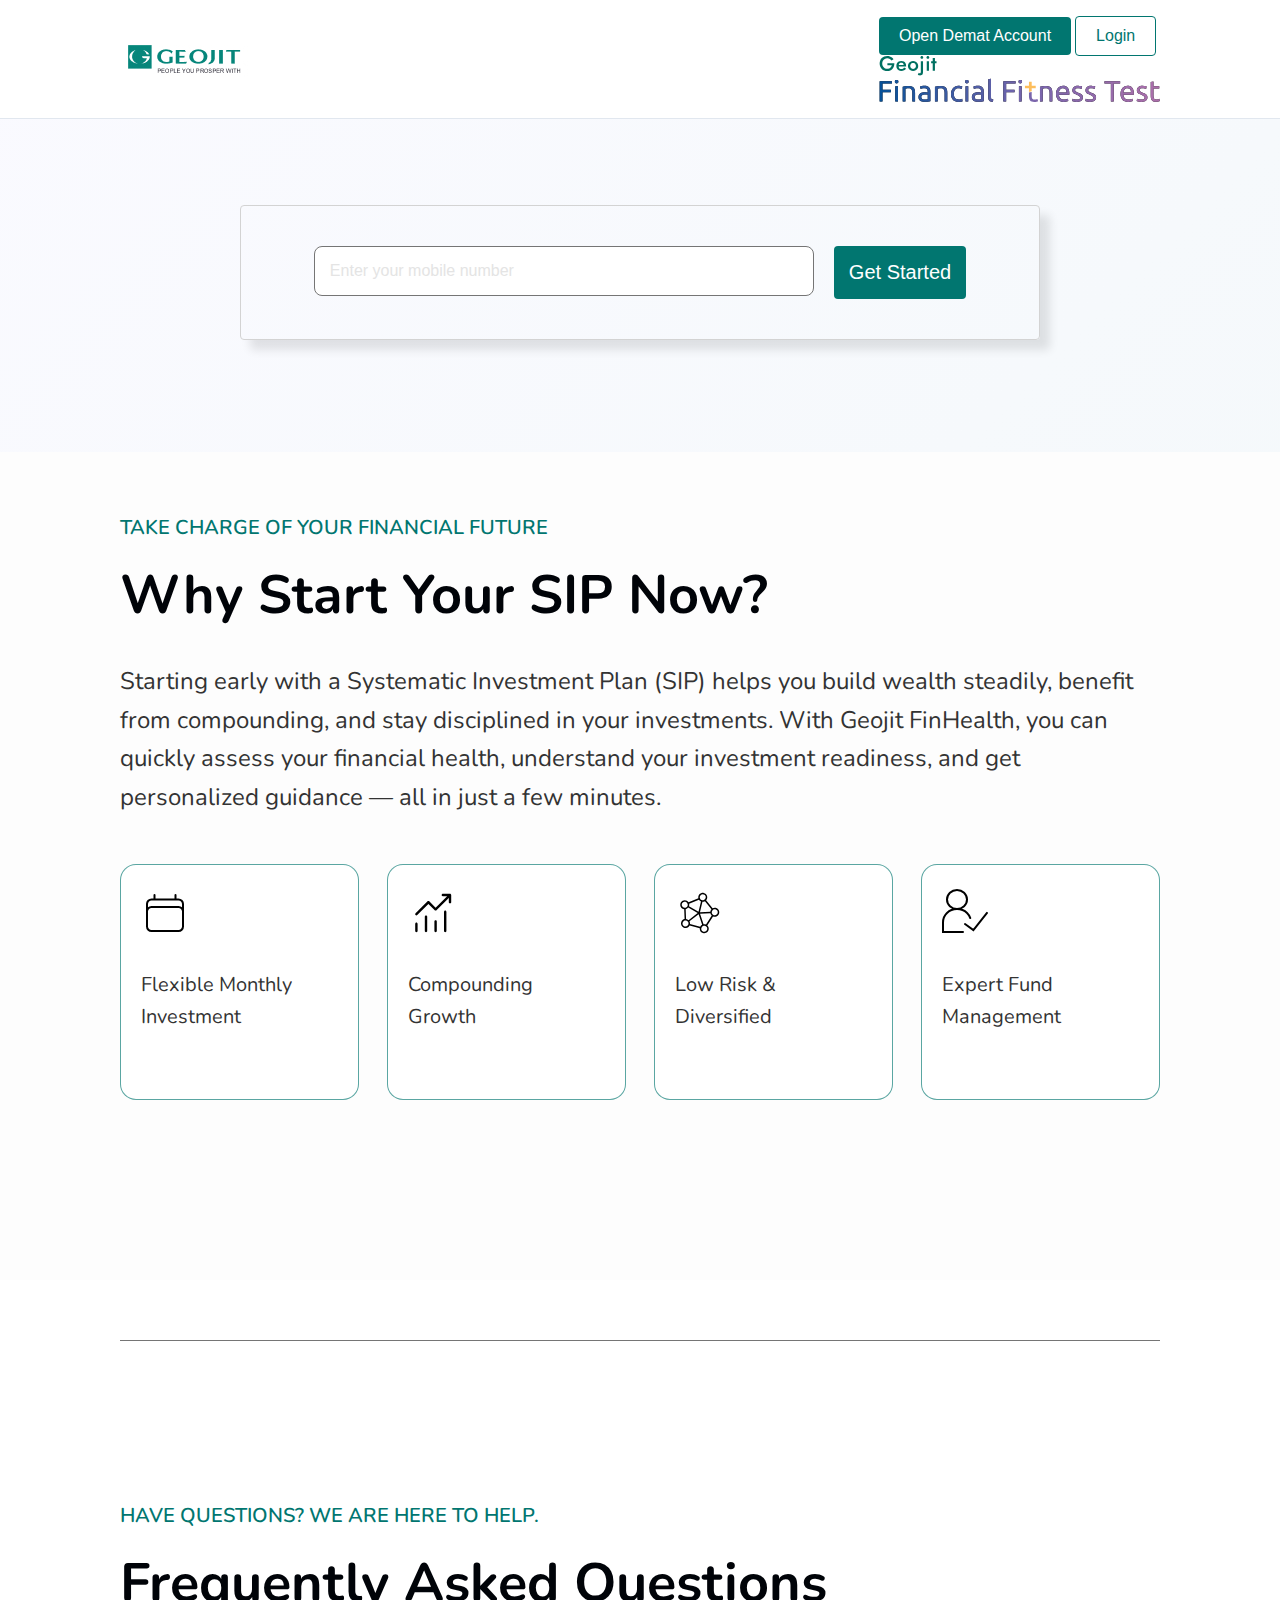
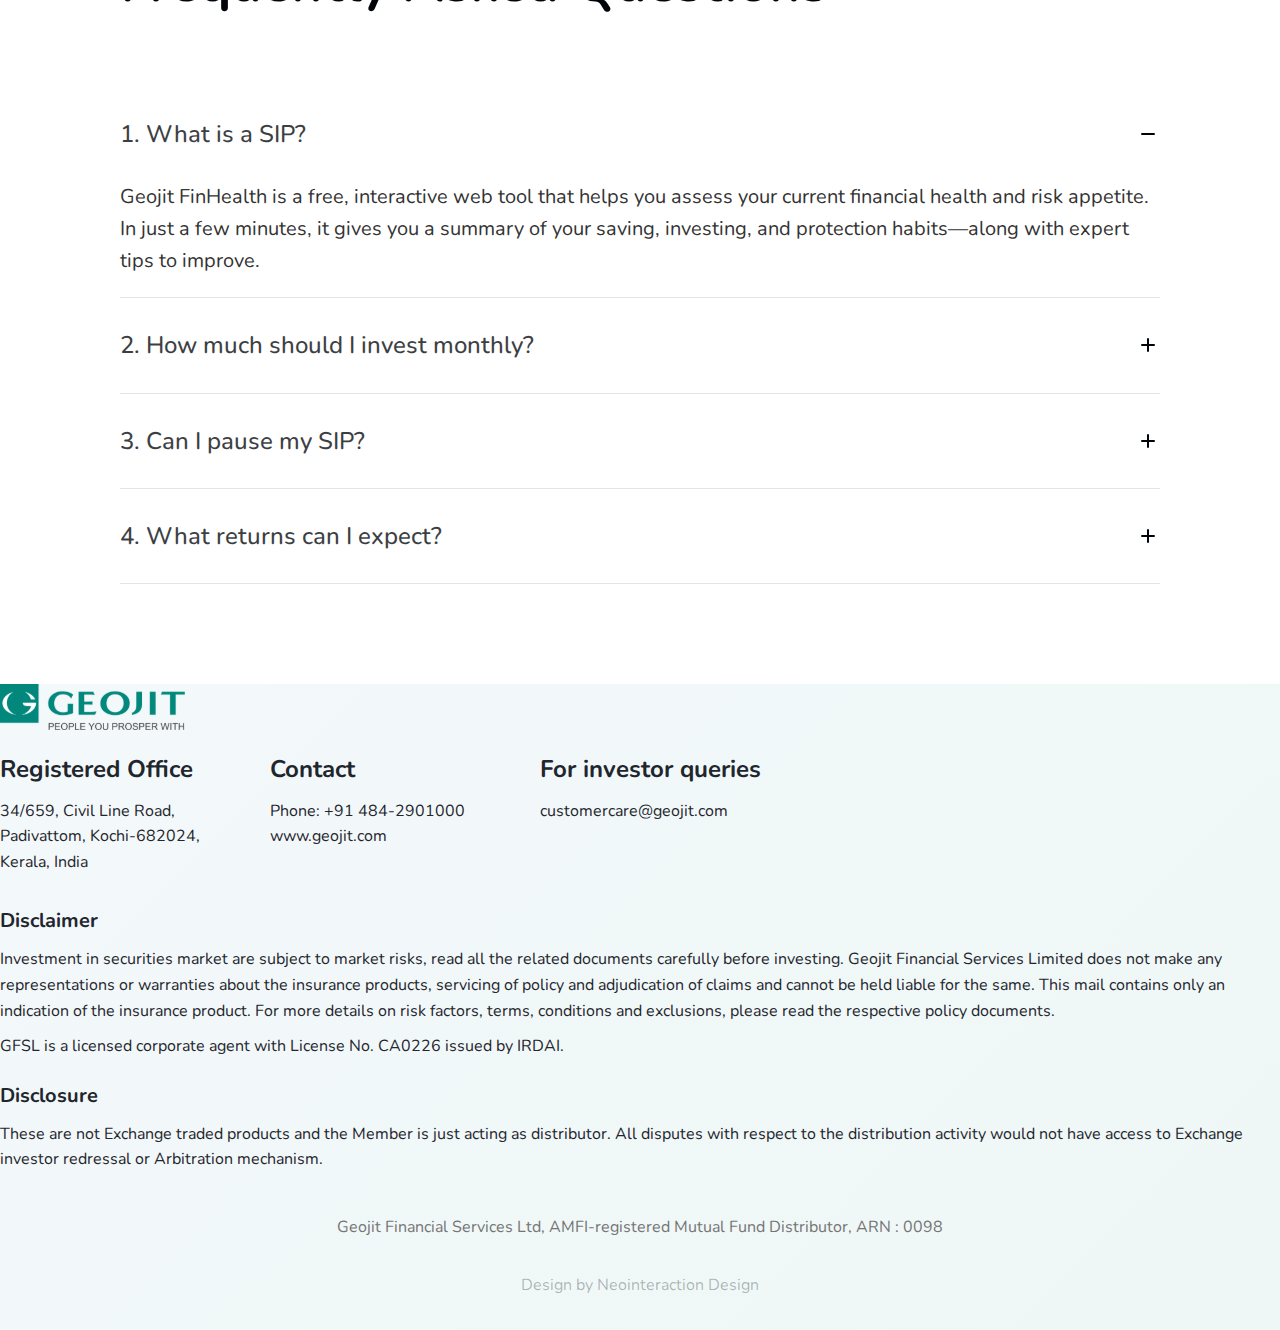
<file: otplogin.html>
<!DOCTYPE html>
<html lang="en">
  <head>
    <meta charset="UTF-8" />
    <meta name="viewport" content="width=device-width, initial-scale=1.0" />
    <title data-key="appTitle">OTP Login Page</title>
    <link rel="stylesheet" href="assets/css/style.css" />
    <link rel="stylesheet" href="assets/css/landing.css" />
    <link
      href="https://fonts.googleapis.com/css2?family=Nunito:wght@200;400;500;600;700&family=Overpass:wght@600;700&display=swap"
      rel="stylesheet"
    />
  </head>
  <!-- Header -->

  <body>
    <header class="header">
      <div class="">
        <img src="assets/images/geojit-logo.jpg" alt="logo" />
      </div>

      <div class="header-right">
        <button class="button primary">Open Demat Account</button>
        <button class="button secondary">Login</button>
        <div class="logo-2">
          <img
            src="./assets/images/FFT-1.svg"
            alt="Geojit Financial Fitness Test"
            id="logo-2"
          />
        </div>
      </div>
    </header>

    <!-- Progress Tracker Section -->
    <section class="login-header">
      <div class="card">
        <div id="login-form">
          <div class="form-group">
            <input type="text" placeholder="Enter your mobile number" />
          </div>
          <button class="button primary lg" onclick="sendOTP()">
            Get Started
          </button>
        </div>
        <div id="otp-form">
          <div class="form-group">
            <input type="number" min="0" max="9" maxlength="1" placeholder="" />
            <input type="number" min="0" max="9" maxlength="1" placeholder="" />
            <input type="number" min="0" max="9" maxlength="1" placeholder="" />
            <input type="number" min="0" max="9" maxlength="1" placeholder="" />
          </div>
          <button class="button primary lg" onclick="verifyOTP()">
            Verify OTP
          </button>
        </div>
      </div>
    </section>

    <!-- Intro Section -->
    <section class="intro-section">
      <div class="intro-subtitle" data-key="introSubtitle">
        Take Charge of Your Financial Future
      </div>
      <h1 class="intro-title" data-key="introTitle">Why Start Your SIP Now?</h1>
      <p class="intro-description">
        Starting early with a Systematic Investment Plan (SIP) helps you build
        wealth steadily, benefit from compounding, and stay disciplined in your
        investments. With Geojit FinHealth, you can quickly assess your
        financial health, understand your investment readiness, and get
        personalized guidance — all in just a few minutes.
      </p>

      <div class="features-grid">
        <div class="feature-card">
          <svg
            class="feature-icon"
            width="48"
            height="48"
            viewBox="0 0 48 48"
            fill="none"
            xmlns="http://www.w3.org/2000/svg"
          >
            <g clip-path="url(#clip0_lock)">
              <path
                d="M13.5 6V10.5M34.5 6V10.5M6 37.5V15C6 13.8065 6.47411 12.6619 7.31802 11.818C8.16193 10.9741 9.30653 10.5 10.5 10.5H37.5C38.6935 10.5 39.8381 10.9741 40.682 11.818C41.5259 12.6619 42 13.8065 42 15V37.5M6 37.5C6 38.6935 6.47411 39.8381 7.31802 40.682C8.16193 41.5259 9.30653 42 10.5 42H37.5C38.6935 42 39.8381 41.5259 40.682 40.682C41.5259 39.8381 42 38.6935 42 37.5M6 37.5V22.5C6 21.3065 6.47411 20.1619 7.31802 19.318C8.16193 18.4741 9.30653 18 10.5 18H37.5C38.6935 18 39.8381 18.4741 40.682 19.318C41.5259 20.1619 42 21.3065 42 22.5V37.5"
                stroke="black"
                stroke-width="2"
                stroke-linecap="round"
                stroke-linejoin="round"
              />
            </g>
            <defs>
              <clipPath id="clip0_lock">
                <rect width="48" height="48" fill="white" />
              </clipPath>
            </defs>
          </svg>

          <p class="feature-text" data-key="feature1Text">
            Flexible Monthly Investment
          </p>
        </div>

        <div class="feature-card">
          <svg
            class="feature-icon"
            width="48"
            height="48"
            viewBox="0 0 48 48"
            fill="none"
            xmlns="http://www.w3.org/2000/svg"
          >
            <g clip-path="url(#clip0_lock)">
              <path
                d="M34.8046 4.7998C34.4864 4.7998 34.1812 4.92623 33.9561 5.15128C33.7311 5.37632 33.6046 5.68154 33.6046 5.9998C33.6046 6.31806 33.7311 6.62329 33.9561 6.84833C34.1812 7.07338 34.4864 7.1998 34.8046 7.1998H39.1078L27.6046 18.703L21.2542 12.3502C21.1428 12.2385 21.0103 12.1498 20.8646 12.0893C20.7188 12.0288 20.5625 11.9977 20.4046 11.9977C20.2468 11.9977 20.0905 12.0288 19.9447 12.0893C19.7989 12.1498 19.6665 12.2385 19.555 12.3502L7.55504 24.3502C7.32971 24.5755 7.20312 24.8811 7.20312 25.1998C7.20313 25.5185 7.32971 25.8241 7.55504 26.0494C7.78037 26.2747 8.08598 26.4013 8.40464 26.4013C8.7233 26.4013 9.02891 26.2747 9.25424 26.0494L20.4046 14.8966L26.755 21.2494C26.8665 21.3612 26.9989 21.4498 27.1447 21.5103C27.2905 21.5708 27.4468 21.6019 27.6046 21.6019C27.7625 21.6019 27.9188 21.5708 28.0646 21.5103C28.2103 21.4498 28.3428 21.3612 28.4542 21.2494L40.8046 8.89661V13.1998C40.8046 13.5181 40.9311 13.8233 41.1561 14.0483C41.3812 14.2734 41.6864 14.3998 42.0046 14.3998C42.3229 14.3998 42.6281 14.2734 42.8532 14.0483C43.0782 13.8233 43.2046 13.5181 43.2046 13.1998V5.9998C43.2046 5.68154 43.0782 5.37632 42.8532 5.15128C42.6281 4.92623 42.3229 4.7998 42.0046 4.7998H34.8046ZM37.2046 21.5998C36.8864 21.5998 36.5812 21.7262 36.3561 21.9513C36.1311 22.1763 36.0046 22.4815 36.0046 22.7998V41.9998C36.0046 42.3181 36.1311 42.6233 36.3561 42.8483C36.5812 43.0734 36.8864 43.1998 37.2046 43.1998C37.5229 43.1998 37.8281 43.0734 38.0532 42.8483C38.2782 42.6233 38.4046 42.3181 38.4046 41.9998V22.7998C38.4046 22.4815 38.2782 22.1763 38.0532 21.9513C37.8281 21.7262 37.5229 21.5998 37.2046 21.5998ZM18.0046 26.3998C17.6864 26.3998 17.3812 26.5262 17.1561 26.7513C16.9311 26.9763 16.8046 27.2815 16.8046 27.5998V41.9998C16.8046 42.3181 16.9311 42.6233 17.1561 42.8483C17.3812 43.0734 17.6864 43.1998 18.0046 43.1998C18.3229 43.1998 18.6281 43.0734 18.8532 42.8483C19.0782 42.6233 19.2046 42.3181 19.2046 41.9998V27.5998C19.2046 27.2815 19.0782 26.9763 18.8532 26.7513C18.6281 26.5262 18.3229 26.3998 18.0046 26.3998ZM26.4046 32.3998C26.4046 32.0815 26.5311 31.7763 26.7561 31.5513C26.9812 31.3262 27.2864 31.1998 27.6046 31.1998C27.9229 31.1998 28.2281 31.3262 28.4532 31.5513C28.6782 31.7763 28.8046 32.0815 28.8046 32.3998V41.9998C28.8046 42.3181 28.6782 42.6233 28.4532 42.8483C28.2281 43.0734 27.9229 43.1998 27.6046 43.1998C27.2864 43.1998 26.9812 43.0734 26.7561 42.8483C26.5311 42.6233 26.4046 42.3181 26.4046 41.9998V32.3998ZM7.20464 34.7998C7.20464 34.4815 7.33107 34.1763 7.55611 33.9513C7.78116 33.7262 8.08638 33.5998 8.40464 33.5998C8.7229 33.5998 9.02812 33.7262 9.25317 33.9513C9.47821 34.1763 9.60464 34.4815 9.60464 34.7998V41.9998C9.60464 42.3181 9.47821 42.6233 9.25317 42.8483C9.02812 43.0734 8.7229 43.1998 8.40464 43.1998C8.08638 43.1998 7.78116 43.0734 7.55611 42.8483C7.33107 42.6233 7.20464 42.3181 7.20464 41.9998V34.7998Z"
                fill="black"
              />
            </g>
            <defs>
              <clipPath id="clip0_lock">
                <rect width="48" height="48" fill="white" />
              </clipPath>
            </defs>
          </svg>
          <p class="feature-text" data-key="feature2Text">Compounding Growth</p>
        </div>

        <div class="feature-card">
          <svg
            class="feature-icon"
            width="48"
            height="48"
            viewBox="0 0 48 48"
            fill="none"
            xmlns="http://www.w3.org/2000/svg"
          >
            <path
              d="M39.7552 18.7502C38.9909 18.7476 38.2387 18.9413 37.5708 19.3127L31.1114 11.2502C31.6261 10.6739 31.9837 9.97471 32.1498 9.22006C32.3158 8.46541 32.2848 7.6807 32.0596 6.94153C31.8344 6.20236 31.4227 5.53363 30.8641 4.99975C30.3055 4.46586 29.6188 4.08482 28.8702 3.89332C28.1216 3.70181 27.3363 3.7063 26.5899 3.90635C25.8435 4.1064 25.1613 4.49527 24.6088 5.03551C24.0563 5.57574 23.6523 6.24914 23.4355 6.99084C23.2188 7.73253 23.1967 8.51754 23.3714 9.27025L13.5596 13.3521C13.1555 12.7095 12.5955 12.1796 11.9316 11.8116C11.2677 11.4436 10.5215 11.2495 9.76247 11.2474C9.00341 11.2453 8.25616 11.4352 7.59024 11.7996C6.92431 12.1639 6.36137 12.6907 5.95378 13.331C5.54619 13.9714 5.30721 14.7044 5.25906 15.462C5.21092 16.2195 5.35518 16.9769 5.67842 17.6637C6.00166 18.3505 6.49338 18.9444 7.10782 19.39C7.72226 19.8357 8.43946 20.1187 9.19268 20.2127L9.5883 30.0959C8.83741 30.2516 8.13879 30.5967 7.55874 31.0984C6.97869 31.6 6.53647 32.2416 6.27404 32.9621C6.01161 33.6827 5.93768 34.4584 6.05927 35.2156C6.18087 35.9727 6.49394 36.6863 6.96879 37.2885C7.44364 37.8906 8.0645 38.3615 8.77245 38.6563C9.4804 38.9511 10.2519 39.0601 11.0138 38.9729C11.7758 38.8857 12.5027 38.6053 13.1258 38.1582C13.7489 37.7111 14.2474 37.1122 14.5739 36.4184L24.7796 39.2759C24.7646 39.4315 24.7552 39.5909 24.7552 39.7502C24.7547 40.5003 24.9417 41.2385 25.2991 41.8978C25.6566 42.5572 26.1731 43.1167 26.8019 43.5256C27.4306 43.9345 28.1516 44.1798 28.8993 44.2391C29.6469 44.2984 30.3975 44.1699 31.0829 43.8653C31.7683 43.5607 32.3666 43.0896 32.8235 42.4949C33.2805 41.9001 33.5815 41.2006 33.6993 40.4599C33.8171 39.7192 33.7479 38.9608 33.498 38.2537C33.2481 37.5465 32.8254 36.9131 32.2683 36.4109L38.0058 27.3959C38.5591 27.6306 39.1541 27.7511 39.7552 27.7502C40.9487 27.7502 42.0932 27.2761 42.9372 26.4322C43.7811 25.5883 44.2552 24.4437 44.2552 23.2502C44.2552 22.0568 43.7811 20.9122 42.9372 20.0683C42.0932 19.2244 40.9487 18.7502 39.7552 18.7502ZM35.2889 22.7121L24.9652 23.2034L27.4571 12.739C27.5558 12.7465 27.6552 12.7502 27.7552 12.7502C28.5195 12.7529 29.2716 12.5592 29.9395 12.1877L36.3989 20.2502C35.7846 20.9372 35.397 21.7969 35.2889 22.7121ZM13.5389 31.1852C12.8553 30.5562 11.993 30.1552 11.0714 30.0377L10.6758 20.1546C11.6694 19.9435 12.5627 19.4031 13.2108 18.6209L22.6608 24.0921L13.5389 31.1852ZM27.7552 5.25025C28.3485 5.25025 28.9285 5.42619 29.4219 5.75584C29.9152 6.08548 30.2998 6.55402 30.5268 7.1022C30.7539 7.65037 30.8133 8.25357 30.6975 8.83552C30.5818 9.41746 30.2961 9.95201 29.8765 10.3716C29.4569 10.7911 28.9224 11.0768 28.3404 11.1926C27.7585 11.3084 27.1553 11.2489 26.6071 11.0219C26.0589 10.7948 25.5904 10.4103 25.2608 9.91696C24.9311 9.42361 24.7552 8.84359 24.7552 8.25025C24.7552 7.4546 25.0712 6.69153 25.6339 6.12893C26.1965 5.56632 26.9595 5.25025 27.7552 5.25025ZM23.9508 10.6484C24.4396 11.4247 25.154 12.0332 25.9983 12.3921L23.5083 22.8471L13.9702 17.3234C14.1591 16.8204 14.2556 16.2875 14.2552 15.7502C14.255 15.4088 14.216 15.0685 14.1389 14.7359L23.9508 10.6484ZM6.75518 15.7502C6.75518 15.1569 6.93112 14.5769 7.26077 14.0835C7.59041 13.5902 8.05895 13.2057 8.60713 12.9786C9.1553 12.7515 9.7585 12.6921 10.3404 12.8079C10.9224 12.9236 11.4569 13.2094 11.8765 13.6289C12.2961 14.0485 12.5818 14.583 12.6975 15.165C12.8133 15.7469 12.7539 16.3501 12.5268 16.8983C12.2998 17.4465 11.9152 17.915 11.4219 18.2447C10.9285 18.5743 10.3485 18.7502 9.75518 18.7502C8.95953 18.7502 8.19647 18.4342 7.63386 17.8716C7.07125 17.309 6.75518 16.5459 6.75518 15.7502ZM10.5052 37.5002C9.91183 37.5002 9.33181 37.3243 8.83847 36.9947C8.34512 36.665 7.9606 36.1965 7.73354 35.6483C7.50647 35.1001 7.44707 34.4969 7.56282 33.915C7.67858 33.333 7.9643 32.7985 8.38386 32.3789C8.80341 31.9594 9.33796 31.6736 9.91991 31.5579C10.5018 31.4421 11.105 31.5015 11.6532 31.7286C12.2014 31.9557 12.6699 32.3402 12.9996 32.8335C13.3292 33.3269 13.5052 33.9069 13.5052 34.5002C13.5052 35.2959 13.1891 36.059 12.6265 36.6216C12.0639 37.1842 11.3008 37.5002 10.5052 37.5002ZM14.9808 34.9746C14.9958 34.819 15.0052 34.6596 15.0052 34.5002C15.0059 33.7559 14.821 33.0232 14.4671 32.3684L23.6283 25.2434L27.1402 35.779C26.2847 36.2393 25.5998 36.9624 25.1864 37.8415L14.9808 34.9746ZM29.2552 42.7502C28.6618 42.7502 28.0818 42.5743 27.5885 42.2447C27.0951 41.915 26.7106 41.4465 26.4835 40.8983C26.2565 40.3501 26.1971 39.7469 26.3128 39.165C26.4286 38.583 26.7143 38.0485 27.1339 37.6289C27.5534 37.2094 28.088 36.9236 28.6699 36.8079C29.2518 36.6921 29.855 36.7515 30.4032 36.9786C30.9514 37.2057 31.4199 37.5902 31.7496 38.0835C32.0792 38.5769 32.2552 39.1569 32.2552 39.7502C32.2552 40.5459 31.9391 41.309 31.3765 41.8716C30.8139 42.4342 30.0508 42.7502 29.2552 42.7502ZM31.0046 35.6046C30.4512 35.3699 29.8562 35.2494 29.2552 35.2502C29.0236 35.2506 28.7923 35.2682 28.5633 35.3027L25.0289 24.7015L35.3602 24.2102C35.5601 25.1286 36.0435 25.9609 36.7421 26.5896L31.0046 35.6046ZM39.7552 26.2502C39.1618 26.2502 38.5818 26.0743 38.0885 25.7447C37.5951 25.415 37.2106 24.9465 36.9835 24.3983C36.7565 23.8501 36.6971 23.2469 36.8128 22.665C36.9286 22.083 37.2143 21.5485 37.6339 21.1289C38.0534 20.7094 38.588 20.4236 39.1699 20.3079C39.7518 20.1921 40.355 20.2515 40.9032 20.4786C41.4514 20.7057 41.9199 21.0902 42.2496 21.5835C42.5792 22.0769 42.7552 22.6569 42.7552 23.2502C42.7552 24.0459 42.4391 24.809 41.8765 25.3716C41.3139 25.9342 40.5508 26.2502 39.7552 26.2502Z"
              fill="black"
            />
          </svg>
          <p class="feature-text" data-key="feature3Text">
            Low Risk & Diversified
          </p>
        </div>

        <div class="feature-card">
          <svg
            class="feature-icon"
            width="48"
            height="48"
            viewBox="0 0 48 48"
            fill="none"
            xmlns="http://www.w3.org/2000/svg"
          >
            <path
              d="M15 20.0909C17.6522 20.0909 20.1957 19.0852 22.0711 17.2951C23.9464 15.505 25 13.0771 25 10.5455C25 8.01384 23.9464 5.58592 22.0711 3.7958C20.1957 2.00568 17.6522 1 15 1C12.3478 1 9.8043 2.00568 7.92893 3.7958C6.05357 5.58592 5 8.01384 5 10.5455C5 13.0771 6.05357 15.505 7.92893 17.2951C9.8043 19.0852 12.3478 20.0909 15 20.0909ZM15 20.0909C19.026 20.0909 22.544 21.5418 25.046 23.953C26.5294 25.3886 27.6391 27.1365 28.286 29.056M15 20.0909C7 20.0909 1 25.8182 1 33.4545V43H21M23 35.0276L31.38 41.0909L45 23.9091"
              stroke="black"
              stroke-width="2"
              stroke-linecap="round"
            />
          </svg>
          <p class="feature-text" data-key="feature4Text">
            Expert Fund Management
          </p>
        </div>
      </div>
    </section>

    <section class="separator-section">
      <div></div>
    </section>

    <!-- FAQ Section -->
    <section class="faq-section">
      <div class="faq-subtitle" data-key="faqSubtitle">
        Have questions? We are here to help.
      </div>
      <h2 class="faq-title" data-key="faqTitle">Frequently Asked Questions</h2>

      <div class="faq-list">
        <div class="faq-item">
          <div class="faq-question" onclick="toggleFaq(this)">
            <h3 data-key="faq1Question">1. What is a SIP?</h3>
            <svg
              class="faq-icon"
              width="24"
              height="24"
              viewBox="0 0 24 24"
              fill="none"
              xmlns="http://www.w3.org/2000/svg"
            >
              <path
                d="M18 12H6"
                stroke="#000308"
                stroke-width="2"
                stroke-linecap="round"
                stroke-linejoin="round"
              />
            </svg>
          </div>
          <div class="faq-answer" data-key="faq1Answer">
            Geojit FinHealth is a free, interactive web tool that helps you
            assess your current financial health and risk appetite. In just a
            few minutes, it gives you a summary of your saving, investing, and
            protection habits—along with expert tips to improve.
          </div>
        </div>

        <div class="faq-item">
          <div class="faq-question" onclick="toggleFaq(this)">
            <h3 data-key="faq2Question">
              2. How much should I invest monthly?
            </h3>
            <svg
              class="faq-icon"
              width="24"
              height="24"
              viewBox="0 0 24 24"
              fill="none"
              xmlns="http://www.w3.org/2000/svg"
            >
              <path
                d="M12 6V18"
                stroke="#000308"
                stroke-width="2"
                stroke-linecap="round"
                stroke-linejoin="round"
              />
              <path
                d="M18 12H6"
                stroke="#000308"
                stroke-width="2"
                stroke-linecap="round"
                stroke-linejoin="round"
              />
            </svg>
          </div>
          <div class="faq-answer hidden" data-key="faq2Answer">
            Anyone who wants to understand their financial health can use this
            tool. It's designed for individuals at all stages of their financial
            journey.
          </div>
        </div>

        <div class="faq-item">
          <div class="faq-question" onclick="toggleFaq(this)">
            <h3 data-key="faq3Question">3. Can I pause my SIP?</h3>
            <svg
              class="faq-icon"
              width="24"
              height="24"
              viewBox="0 0 24 24"
              fill="none"
              xmlns="http://www.w3.org/2000/svg"
            >
              <path
                d="M12 6V18"
                stroke="#000308"
                stroke-width="2"
                stroke-linecap="round"
                stroke-linejoin="round"
              />
              <path
                d="M18 12H6"
                stroke="#000308"
                stroke-width="2"
                stroke-linecap="round"
                stroke-linejoin="round"
              />
            </svg>
          </div>
          <div class="faq-answer hidden" data-key="faq3Answer">
            No, you don't need to share specific financial details. The tool
            works with general information about your financial habits and
            preferences.
          </div>
        </div>

        <div class="faq-item">
          <div class="faq-question" onclick="toggleFaq(this)">
            <h3 data-key="faq4Question">4. What returns can I expect?</h3>
            <svg
              class="faq-icon"
              width="24"
              height="24"
              viewBox="0 0 24 24"
              fill="none"
              xmlns="http://www.w3.org/2000/svg"
            >
              <path
                d="M12 6V18"
                stroke="#000308"
                stroke-width="2"
                stroke-linecap="round"
                stroke-linejoin="round"
              />
              <path
                d="M18 12H6"
                stroke="#000308"
                stroke-width="2"
                stroke-linecap="round"
                stroke-linejoin="round"
              />
            </svg>
          </div>
          <div class="faq-answer hidden" data-key="faq4Answer">
            You'll receive a personalized report with your financial health
            score and recommendations for improvement based on your responses.
          </div>
        </div>
      </div>
    </section>

    <div class="footer-geojit">
      <div class="investor-alert">
        <img src="assets/images/logo_transparent_bg.svg" alt="logo" />

        <ul class="address-block">
          <li>
            <h5>Registered Office</h5>
            <p>
              34/659, Civil Line Road, Padivattom, Kochi-682024, Kerala, India
            </p>
          </li>
          <li>
            <h5>Contact</h5>
            <p>Phone: +91 484-2901000</p>
            <p>www.geojit.com</p>
          </li>
          <li>
            <h5>For investor queries</h5>
            <p>customercare@geojit.com</p>
          </li>
          <li></li>
        </ul>
        <h6>Disclaimer</h6>
        <p class="text">
          Investment in securities market are subject to market risks, read all
          the related documents carefully before investing. Geojit Financial
          Services Limited does not make any representations or warranties about
          the insurance products, servicing of policy and adjudication of claims
          and cannot be held liable for the same. This mail contains only an
          indication of the insurance product. For more details on risk factors,
          terms, conditions and exclusions, please read the respective policy
          documents.
        </p>

        <p class="text">
          GFSL is a licensed corporate agent with License No. CA0226 issued by
          IRDAI.
        </p>
        <h6>Disclosure</h6>
        <p class="text">
          These are not Exchange traded products and the Member is just acting
          as distributor. All disputes with respect to the distribution activity
          would not have access to Exchange investor redressal or Arbitration
          mechanism.
        </p>

        <p class="centered text-gray">
          Geojit Financial Services Ltd, AMFI-registered Mutual Fund
          Distributor, ARN : 0098
        </p>
        <p class="centered text-gray light">
          Design by
          <a
            href="https://www.neointeraction.com"
            target="_blank"
            style="text-decoration: none; color: unset"
            >Neointeraction Design</a
          >
        </p>
      </div>
    </div>

    <script>
      const loginForm = document.getElementById("login-form");
      const otpForm = document.getElementById("otp-form");

      function toggleFaq(element) {
        const answer = element.nextElementSibling;
        const iconPaths = element.querySelectorAll(".faq-icon path");

        // Toggle visibility
        answer.classList.toggle("hidden");

        // Update icon
        if (answer.classList.contains("hidden")) {
          // FAQ is collapsed - Show plus (+)
          if (iconPaths.length === 1) {
            // Add vertical line to make it a plus
            iconPaths[0].setAttribute("d", "M18 12H6"); // horizontal
            const vertical = document.createElementNS(
              "http://www.w3.org/2000/svg",
              "path"
            );
            vertical.setAttribute("d", "M12 6V18");
            vertical.setAttribute("stroke", "#000308");
            vertical.setAttribute("stroke-width", "2");
            vertical.setAttribute("stroke-linecap", "round");
            vertical.setAttribute("stroke-linejoin", "round");
            element.querySelector(".faq-icon").appendChild(vertical);
          } else if (iconPaths.length === 2) {
            // Already has both lines, just ensure correct positioning
            iconPaths[0].setAttribute("d", "M12 6V18"); // vertical
            iconPaths[1].setAttribute("d", "M18 12H6"); // horizontal
          }
        } else {
          // FAQ is expanded - Show minus (–)
          if (iconPaths.length > 1) {
            iconPaths[0].remove(); // remove vertical line, keep only horizontal
          }
          // Ensure the remaining line is horizontal
          const remainingPath = element.querySelector(".faq-icon path");
          if (remainingPath) {
            remainingPath.setAttribute("d", "M18 12H6"); // horizontal line only
          }
        }

        // Smooth scroll into view on mobile
        if (window.innerWidth <= 768) {
          setTimeout(() => {
            element.scrollIntoView({ behavior: "smooth", block: "center" });
          }, 300);
        }
      }

      const sendOTP = () => {
        otpForm.style.display = "flex";
        loginForm.style.display = "none";
      };

      const verifyOTP = () => {
        otpForm.style.display = "none";
        loginForm.style.display = "flex";
      };

      let resizeTimeout;

      window.addEventListener("resize", () => {
        clearTimeout(resizeTimeout);
        resizeTimeout = setTimeout(() => {
          updateLogo();
        }, 200);
      });

      function updateLogo() {
        if (window.innerWidth < 768) {
          logo2.src = "./assets/images/FFT-2.svg";
        } else {
          logo2.src = "./assets/images/FFT-1.svg"; // desktop version
        }
      }
    </script>
  </body>
</html>
</file>
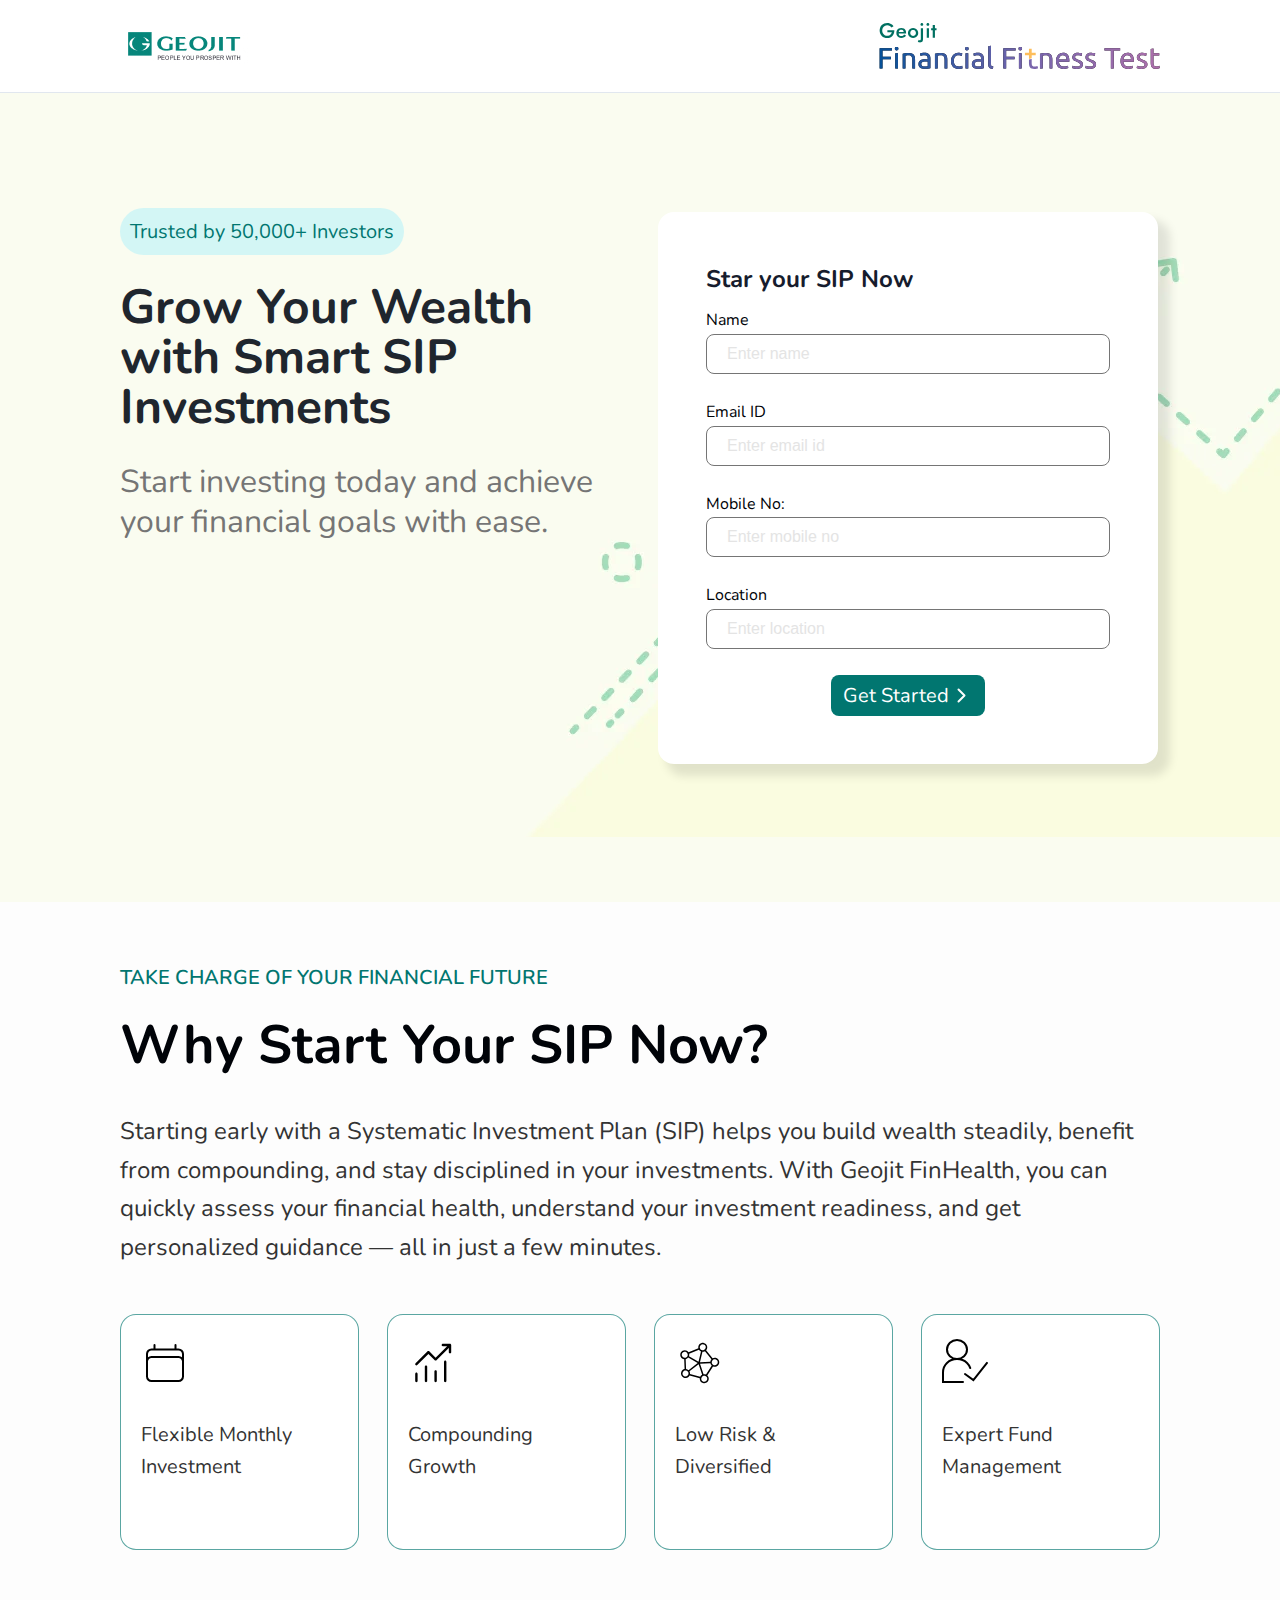
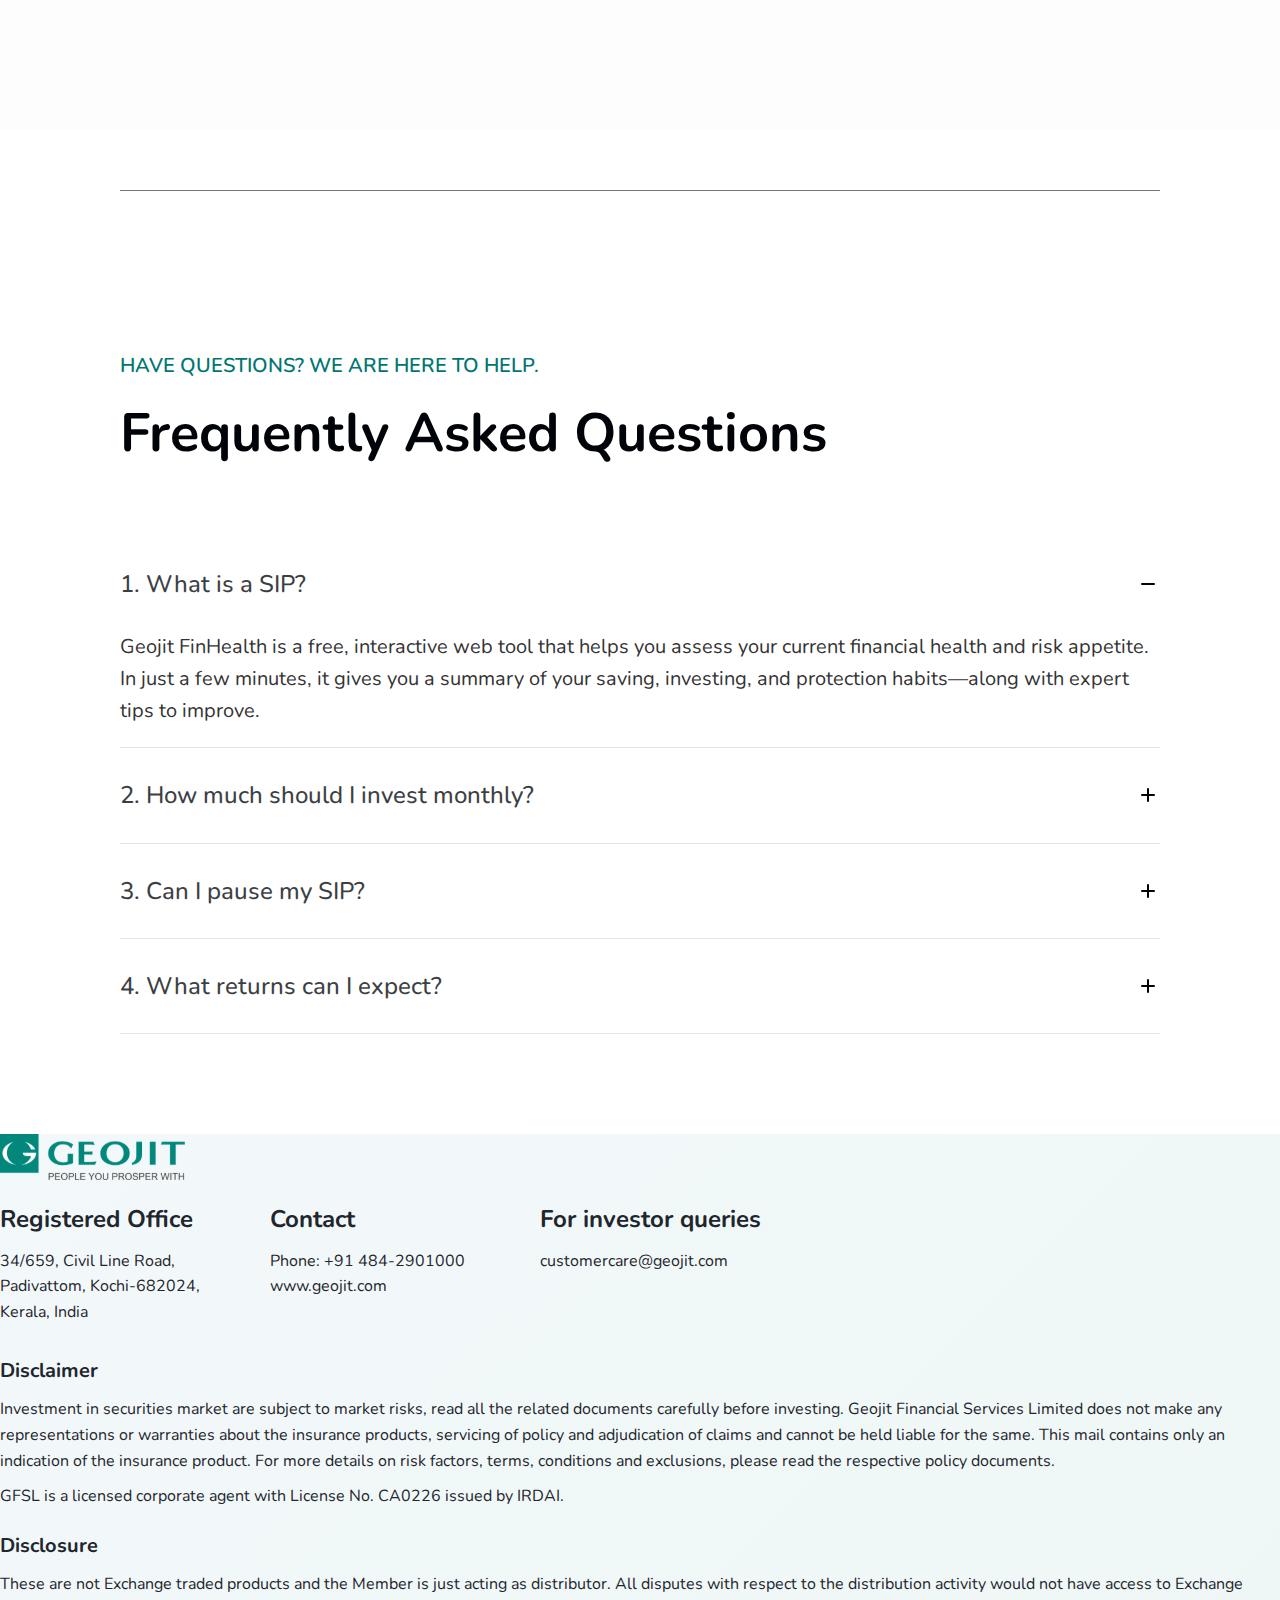
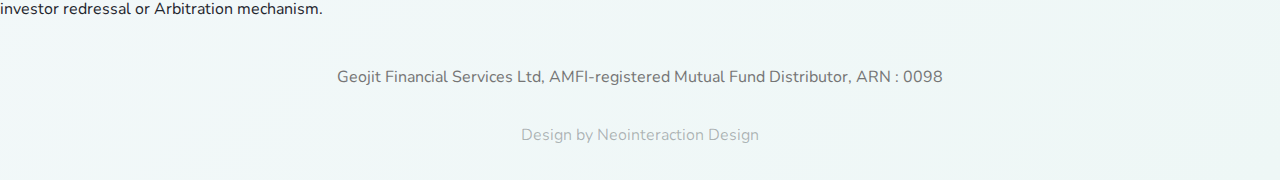
<file: ui.html>
<!DOCTYPE html>
<html lang="en">
  <head>
    <meta charset="UTF-8" />
    <meta name="viewport" content="width=device-width, initial-scale=1.0" />
    <title data-key="appTitle">SIP Campaign Landing Page</title>
    <link rel="stylesheet" href="assets/css/style.css" />
    <link rel="stylesheet" href="assets/css/landing.css" />
    <link
      href="https://fonts.googleapis.com/css2?family=Nunito:wght@200;400;500;600;700&family=Overpass:wght@600;700&display=swap"
      rel="stylesheet"
    />
  </head>
  <!-- Header -->

  <body>
    <header class="header">
      <div class="">
        <img src="assets/images/geojit-logo.jpg" alt="logo" />
      </div>

      <div class="header-right">
        <div class="logo-2">
          <img
            src="./assets/images/FFT-1.svg"
            alt="Geojit Financial Fitness Test"
            id="logo-2"
          />
        </div>
      </div>
    </header>

    <!-- Progress Tracker Section -->
    <section class="campaign-header">
      <div class="left-content">
        <p class="label">Trusted by 50,000+ Investors</p>
        <h1>Grow Your Wealth with Smart SIP Investments</h1>
        <p>Start investing today and achieve your financial goals with ease.</p>
      </div>
      <div class="right-content">
        <form action="">
          <h4>Star your SIP Now</h4>
          <div class="form-group">
            <label for="name">Name</label>
            <input type="text" placeholder="Enter name" />
          </div>
          <div class="form-group">
            <label for="name">Email ID</label>
            <input type="text" placeholder="Enter email id" type="email" />
          </div>
          <div class="form-group">
            <label for="name">Mobile No:</label>
            <input type="text" placeholder="Enter mobile no" />
          </div>
          <div class="form-group">
            <label for="name">Location</label>
            <input type="text" placeholder="Enter location" />
          </div>
          <button type="submit">
            Get Started

            <img src="./assets/images/icon-park-outline_left.svg" alt="" />
          </button>
        </form>
      </div>
    </section>

    <!-- Intro Section -->
    <section class="intro-section">
      <div class="intro-subtitle" data-key="introSubtitle">
        Take Charge of Your Financial Future
      </div>
      <h1 class="intro-title" data-key="introTitle">Why Start Your SIP Now?</h1>
      <p class="intro-description">
        Starting early with a Systematic Investment Plan (SIP) helps you build
        wealth steadily, benefit from compounding, and stay disciplined in your
        investments. With Geojit FinHealth, you can quickly assess your
        financial health, understand your investment readiness, and get
        personalized guidance — all in just a few minutes.
      </p>

      <div class="features-grid">
        <div class="feature-card">
          <svg
            class="feature-icon"
            width="48"
            height="48"
            viewBox="0 0 48 48"
            fill="none"
            xmlns="http://www.w3.org/2000/svg"
          >
            <g clip-path="url(#clip0_lock)">
              <path
                d="M13.5 6V10.5M34.5 6V10.5M6 37.5V15C6 13.8065 6.47411 12.6619 7.31802 11.818C8.16193 10.9741 9.30653 10.5 10.5 10.5H37.5C38.6935 10.5 39.8381 10.9741 40.682 11.818C41.5259 12.6619 42 13.8065 42 15V37.5M6 37.5C6 38.6935 6.47411 39.8381 7.31802 40.682C8.16193 41.5259 9.30653 42 10.5 42H37.5C38.6935 42 39.8381 41.5259 40.682 40.682C41.5259 39.8381 42 38.6935 42 37.5M6 37.5V22.5C6 21.3065 6.47411 20.1619 7.31802 19.318C8.16193 18.4741 9.30653 18 10.5 18H37.5C38.6935 18 39.8381 18.4741 40.682 19.318C41.5259 20.1619 42 21.3065 42 22.5V37.5"
                stroke="black"
                stroke-width="2"
                stroke-linecap="round"
                stroke-linejoin="round"
              />
            </g>
            <defs>
              <clipPath id="clip0_lock">
                <rect width="48" height="48" fill="white" />
              </clipPath>
            </defs>
          </svg>

          <p class="feature-text" data-key="feature1Text">
            Flexible Monthly Investment
          </p>
        </div>

        <div class="feature-card">
          <svg
            class="feature-icon"
            width="48"
            height="48"
            viewBox="0 0 48 48"
            fill="none"
            xmlns="http://www.w3.org/2000/svg"
          >
            <g clip-path="url(#clip0_lock)">
              <path
                d="M34.8046 4.7998C34.4864 4.7998 34.1812 4.92623 33.9561 5.15128C33.7311 5.37632 33.6046 5.68154 33.6046 5.9998C33.6046 6.31806 33.7311 6.62329 33.9561 6.84833C34.1812 7.07338 34.4864 7.1998 34.8046 7.1998H39.1078L27.6046 18.703L21.2542 12.3502C21.1428 12.2385 21.0103 12.1498 20.8646 12.0893C20.7188 12.0288 20.5625 11.9977 20.4046 11.9977C20.2468 11.9977 20.0905 12.0288 19.9447 12.0893C19.7989 12.1498 19.6665 12.2385 19.555 12.3502L7.55504 24.3502C7.32971 24.5755 7.20312 24.8811 7.20312 25.1998C7.20313 25.5185 7.32971 25.8241 7.55504 26.0494C7.78037 26.2747 8.08598 26.4013 8.40464 26.4013C8.7233 26.4013 9.02891 26.2747 9.25424 26.0494L20.4046 14.8966L26.755 21.2494C26.8665 21.3612 26.9989 21.4498 27.1447 21.5103C27.2905 21.5708 27.4468 21.6019 27.6046 21.6019C27.7625 21.6019 27.9188 21.5708 28.0646 21.5103C28.2103 21.4498 28.3428 21.3612 28.4542 21.2494L40.8046 8.89661V13.1998C40.8046 13.5181 40.9311 13.8233 41.1561 14.0483C41.3812 14.2734 41.6864 14.3998 42.0046 14.3998C42.3229 14.3998 42.6281 14.2734 42.8532 14.0483C43.0782 13.8233 43.2046 13.5181 43.2046 13.1998V5.9998C43.2046 5.68154 43.0782 5.37632 42.8532 5.15128C42.6281 4.92623 42.3229 4.7998 42.0046 4.7998H34.8046ZM37.2046 21.5998C36.8864 21.5998 36.5812 21.7262 36.3561 21.9513C36.1311 22.1763 36.0046 22.4815 36.0046 22.7998V41.9998C36.0046 42.3181 36.1311 42.6233 36.3561 42.8483C36.5812 43.0734 36.8864 43.1998 37.2046 43.1998C37.5229 43.1998 37.8281 43.0734 38.0532 42.8483C38.2782 42.6233 38.4046 42.3181 38.4046 41.9998V22.7998C38.4046 22.4815 38.2782 22.1763 38.0532 21.9513C37.8281 21.7262 37.5229 21.5998 37.2046 21.5998ZM18.0046 26.3998C17.6864 26.3998 17.3812 26.5262 17.1561 26.7513C16.9311 26.9763 16.8046 27.2815 16.8046 27.5998V41.9998C16.8046 42.3181 16.9311 42.6233 17.1561 42.8483C17.3812 43.0734 17.6864 43.1998 18.0046 43.1998C18.3229 43.1998 18.6281 43.0734 18.8532 42.8483C19.0782 42.6233 19.2046 42.3181 19.2046 41.9998V27.5998C19.2046 27.2815 19.0782 26.9763 18.8532 26.7513C18.6281 26.5262 18.3229 26.3998 18.0046 26.3998ZM26.4046 32.3998C26.4046 32.0815 26.5311 31.7763 26.7561 31.5513C26.9812 31.3262 27.2864 31.1998 27.6046 31.1998C27.9229 31.1998 28.2281 31.3262 28.4532 31.5513C28.6782 31.7763 28.8046 32.0815 28.8046 32.3998V41.9998C28.8046 42.3181 28.6782 42.6233 28.4532 42.8483C28.2281 43.0734 27.9229 43.1998 27.6046 43.1998C27.2864 43.1998 26.9812 43.0734 26.7561 42.8483C26.5311 42.6233 26.4046 42.3181 26.4046 41.9998V32.3998ZM7.20464 34.7998C7.20464 34.4815 7.33107 34.1763 7.55611 33.9513C7.78116 33.7262 8.08638 33.5998 8.40464 33.5998C8.7229 33.5998 9.02812 33.7262 9.25317 33.9513C9.47821 34.1763 9.60464 34.4815 9.60464 34.7998V41.9998C9.60464 42.3181 9.47821 42.6233 9.25317 42.8483C9.02812 43.0734 8.7229 43.1998 8.40464 43.1998C8.08638 43.1998 7.78116 43.0734 7.55611 42.8483C7.33107 42.6233 7.20464 42.3181 7.20464 41.9998V34.7998Z"
                fill="black"
              />
            </g>
            <defs>
              <clipPath id="clip0_lock">
                <rect width="48" height="48" fill="white" />
              </clipPath>
            </defs>
          </svg>
          <p class="feature-text" data-key="feature2Text">Compounding Growth</p>
        </div>

        <div class="feature-card">
          <svg
            class="feature-icon"
            width="48"
            height="48"
            viewBox="0 0 48 48"
            fill="none"
            xmlns="http://www.w3.org/2000/svg"
          >
            <path
              d="M39.7552 18.7502C38.9909 18.7476 38.2387 18.9413 37.5708 19.3127L31.1114 11.2502C31.6261 10.6739 31.9837 9.97471 32.1498 9.22006C32.3158 8.46541 32.2848 7.6807 32.0596 6.94153C31.8344 6.20236 31.4227 5.53363 30.8641 4.99975C30.3055 4.46586 29.6188 4.08482 28.8702 3.89332C28.1216 3.70181 27.3363 3.7063 26.5899 3.90635C25.8435 4.1064 25.1613 4.49527 24.6088 5.03551C24.0563 5.57574 23.6523 6.24914 23.4355 6.99084C23.2188 7.73253 23.1967 8.51754 23.3714 9.27025L13.5596 13.3521C13.1555 12.7095 12.5955 12.1796 11.9316 11.8116C11.2677 11.4436 10.5215 11.2495 9.76247 11.2474C9.00341 11.2453 8.25616 11.4352 7.59024 11.7996C6.92431 12.1639 6.36137 12.6907 5.95378 13.331C5.54619 13.9714 5.30721 14.7044 5.25906 15.462C5.21092 16.2195 5.35518 16.9769 5.67842 17.6637C6.00166 18.3505 6.49338 18.9444 7.10782 19.39C7.72226 19.8357 8.43946 20.1187 9.19268 20.2127L9.5883 30.0959C8.83741 30.2516 8.13879 30.5967 7.55874 31.0984C6.97869 31.6 6.53647 32.2416 6.27404 32.9621C6.01161 33.6827 5.93768 34.4584 6.05927 35.2156C6.18087 35.9727 6.49394 36.6863 6.96879 37.2885C7.44364 37.8906 8.0645 38.3615 8.77245 38.6563C9.4804 38.9511 10.2519 39.0601 11.0138 38.9729C11.7758 38.8857 12.5027 38.6053 13.1258 38.1582C13.7489 37.7111 14.2474 37.1122 14.5739 36.4184L24.7796 39.2759C24.7646 39.4315 24.7552 39.5909 24.7552 39.7502C24.7547 40.5003 24.9417 41.2385 25.2991 41.8978C25.6566 42.5572 26.1731 43.1167 26.8019 43.5256C27.4306 43.9345 28.1516 44.1798 28.8993 44.2391C29.6469 44.2984 30.3975 44.1699 31.0829 43.8653C31.7683 43.5607 32.3666 43.0896 32.8235 42.4949C33.2805 41.9001 33.5815 41.2006 33.6993 40.4599C33.8171 39.7192 33.7479 38.9608 33.498 38.2537C33.2481 37.5465 32.8254 36.9131 32.2683 36.4109L38.0058 27.3959C38.5591 27.6306 39.1541 27.7511 39.7552 27.7502C40.9487 27.7502 42.0932 27.2761 42.9372 26.4322C43.7811 25.5883 44.2552 24.4437 44.2552 23.2502C44.2552 22.0568 43.7811 20.9122 42.9372 20.0683C42.0932 19.2244 40.9487 18.7502 39.7552 18.7502ZM35.2889 22.7121L24.9652 23.2034L27.4571 12.739C27.5558 12.7465 27.6552 12.7502 27.7552 12.7502C28.5195 12.7529 29.2716 12.5592 29.9395 12.1877L36.3989 20.2502C35.7846 20.9372 35.397 21.7969 35.2889 22.7121ZM13.5389 31.1852C12.8553 30.5562 11.993 30.1552 11.0714 30.0377L10.6758 20.1546C11.6694 19.9435 12.5627 19.4031 13.2108 18.6209L22.6608 24.0921L13.5389 31.1852ZM27.7552 5.25025C28.3485 5.25025 28.9285 5.42619 29.4219 5.75584C29.9152 6.08548 30.2998 6.55402 30.5268 7.1022C30.7539 7.65037 30.8133 8.25357 30.6975 8.83552C30.5818 9.41746 30.2961 9.95201 29.8765 10.3716C29.4569 10.7911 28.9224 11.0768 28.3404 11.1926C27.7585 11.3084 27.1553 11.2489 26.6071 11.0219C26.0589 10.7948 25.5904 10.4103 25.2608 9.91696C24.9311 9.42361 24.7552 8.84359 24.7552 8.25025C24.7552 7.4546 25.0712 6.69153 25.6339 6.12893C26.1965 5.56632 26.9595 5.25025 27.7552 5.25025ZM23.9508 10.6484C24.4396 11.4247 25.154 12.0332 25.9983 12.3921L23.5083 22.8471L13.9702 17.3234C14.1591 16.8204 14.2556 16.2875 14.2552 15.7502C14.255 15.4088 14.216 15.0685 14.1389 14.7359L23.9508 10.6484ZM6.75518 15.7502C6.75518 15.1569 6.93112 14.5769 7.26077 14.0835C7.59041 13.5902 8.05895 13.2057 8.60713 12.9786C9.1553 12.7515 9.7585 12.6921 10.3404 12.8079C10.9224 12.9236 11.4569 13.2094 11.8765 13.6289C12.2961 14.0485 12.5818 14.583 12.6975 15.165C12.8133 15.7469 12.7539 16.3501 12.5268 16.8983C12.2998 17.4465 11.9152 17.915 11.4219 18.2447C10.9285 18.5743 10.3485 18.7502 9.75518 18.7502C8.95953 18.7502 8.19647 18.4342 7.63386 17.8716C7.07125 17.309 6.75518 16.5459 6.75518 15.7502ZM10.5052 37.5002C9.91183 37.5002 9.33181 37.3243 8.83847 36.9947C8.34512 36.665 7.9606 36.1965 7.73354 35.6483C7.50647 35.1001 7.44707 34.4969 7.56282 33.915C7.67858 33.333 7.9643 32.7985 8.38386 32.3789C8.80341 31.9594 9.33796 31.6736 9.91991 31.5579C10.5018 31.4421 11.105 31.5015 11.6532 31.7286C12.2014 31.9557 12.6699 32.3402 12.9996 32.8335C13.3292 33.3269 13.5052 33.9069 13.5052 34.5002C13.5052 35.2959 13.1891 36.059 12.6265 36.6216C12.0639 37.1842 11.3008 37.5002 10.5052 37.5002ZM14.9808 34.9746C14.9958 34.819 15.0052 34.6596 15.0052 34.5002C15.0059 33.7559 14.821 33.0232 14.4671 32.3684L23.6283 25.2434L27.1402 35.779C26.2847 36.2393 25.5998 36.9624 25.1864 37.8415L14.9808 34.9746ZM29.2552 42.7502C28.6618 42.7502 28.0818 42.5743 27.5885 42.2447C27.0951 41.915 26.7106 41.4465 26.4835 40.8983C26.2565 40.3501 26.1971 39.7469 26.3128 39.165C26.4286 38.583 26.7143 38.0485 27.1339 37.6289C27.5534 37.2094 28.088 36.9236 28.6699 36.8079C29.2518 36.6921 29.855 36.7515 30.4032 36.9786C30.9514 37.2057 31.4199 37.5902 31.7496 38.0835C32.0792 38.5769 32.2552 39.1569 32.2552 39.7502C32.2552 40.5459 31.9391 41.309 31.3765 41.8716C30.8139 42.4342 30.0508 42.7502 29.2552 42.7502ZM31.0046 35.6046C30.4512 35.3699 29.8562 35.2494 29.2552 35.2502C29.0236 35.2506 28.7923 35.2682 28.5633 35.3027L25.0289 24.7015L35.3602 24.2102C35.5601 25.1286 36.0435 25.9609 36.7421 26.5896L31.0046 35.6046ZM39.7552 26.2502C39.1618 26.2502 38.5818 26.0743 38.0885 25.7447C37.5951 25.415 37.2106 24.9465 36.9835 24.3983C36.7565 23.8501 36.6971 23.2469 36.8128 22.665C36.9286 22.083 37.2143 21.5485 37.6339 21.1289C38.0534 20.7094 38.588 20.4236 39.1699 20.3079C39.7518 20.1921 40.355 20.2515 40.9032 20.4786C41.4514 20.7057 41.9199 21.0902 42.2496 21.5835C42.5792 22.0769 42.7552 22.6569 42.7552 23.2502C42.7552 24.0459 42.4391 24.809 41.8765 25.3716C41.3139 25.9342 40.5508 26.2502 39.7552 26.2502Z"
              fill="black"
            />
          </svg>
          <p class="feature-text" data-key="feature3Text">
            Low Risk & Diversified
          </p>
        </div>

        <div class="feature-card">
          <svg
            class="feature-icon"
            width="48"
            height="48"
            viewBox="0 0 48 48"
            fill="none"
            xmlns="http://www.w3.org/2000/svg"
          >
            <path
              d="M15 20.0909C17.6522 20.0909 20.1957 19.0852 22.0711 17.2951C23.9464 15.505 25 13.0771 25 10.5455C25 8.01384 23.9464 5.58592 22.0711 3.7958C20.1957 2.00568 17.6522 1 15 1C12.3478 1 9.8043 2.00568 7.92893 3.7958C6.05357 5.58592 5 8.01384 5 10.5455C5 13.0771 6.05357 15.505 7.92893 17.2951C9.8043 19.0852 12.3478 20.0909 15 20.0909ZM15 20.0909C19.026 20.0909 22.544 21.5418 25.046 23.953C26.5294 25.3886 27.6391 27.1365 28.286 29.056M15 20.0909C7 20.0909 1 25.8182 1 33.4545V43H21M23 35.0276L31.38 41.0909L45 23.9091"
              stroke="black"
              stroke-width="2"
              stroke-linecap="round"
            />
          </svg>
          <p class="feature-text" data-key="feature4Text">
            Expert Fund Management
          </p>
        </div>
      </div>
    </section>

    <section class="separator-section">
      <div></div>
    </section>

    <!-- FAQ Section -->
    <section class="faq-section">
      <div class="faq-subtitle" data-key="faqSubtitle">
        Have questions? We are here to help.
      </div>
      <h2 class="faq-title" data-key="faqTitle">Frequently Asked Questions</h2>

      <div class="faq-list">
        <div class="faq-item">
          <div class="faq-question" onclick="toggleFaq(this)">
            <h3 data-key="faq1Question">1. What is a SIP?</h3>
            <svg
              class="faq-icon"
              width="24"
              height="24"
              viewBox="0 0 24 24"
              fill="none"
              xmlns="http://www.w3.org/2000/svg"
            >
              <path
                d="M18 12H6"
                stroke="#000308"
                stroke-width="2"
                stroke-linecap="round"
                stroke-linejoin="round"
              />
            </svg>
          </div>
          <div class="faq-answer" data-key="faq1Answer">
            Geojit FinHealth is a free, interactive web tool that helps you
            assess your current financial health and risk appetite. In just a
            few minutes, it gives you a summary of your saving, investing, and
            protection habits—along with expert tips to improve.
          </div>
        </div>

        <div class="faq-item">
          <div class="faq-question" onclick="toggleFaq(this)">
            <h3 data-key="faq2Question">
              2. How much should I invest monthly?
            </h3>
            <svg
              class="faq-icon"
              width="24"
              height="24"
              viewBox="0 0 24 24"
              fill="none"
              xmlns="http://www.w3.org/2000/svg"
            >
              <path
                d="M12 6V18"
                stroke="#000308"
                stroke-width="2"
                stroke-linecap="round"
                stroke-linejoin="round"
              />
              <path
                d="M18 12H6"
                stroke="#000308"
                stroke-width="2"
                stroke-linecap="round"
                stroke-linejoin="round"
              />
            </svg>
          </div>
          <div class="faq-answer hidden" data-key="faq2Answer">
            Anyone who wants to understand their financial health can use this
            tool. It's designed for individuals at all stages of their financial
            journey.
          </div>
        </div>

        <div class="faq-item">
          <div class="faq-question" onclick="toggleFaq(this)">
            <h3 data-key="faq3Question">3. Can I pause my SIP?</h3>
            <svg
              class="faq-icon"
              width="24"
              height="24"
              viewBox="0 0 24 24"
              fill="none"
              xmlns="http://www.w3.org/2000/svg"
            >
              <path
                d="M12 6V18"
                stroke="#000308"
                stroke-width="2"
                stroke-linecap="round"
                stroke-linejoin="round"
              />
              <path
                d="M18 12H6"
                stroke="#000308"
                stroke-width="2"
                stroke-linecap="round"
                stroke-linejoin="round"
              />
            </svg>
          </div>
          <div class="faq-answer hidden" data-key="faq3Answer">
            No, you don't need to share specific financial details. The tool
            works with general information about your financial habits and
            preferences.
          </div>
        </div>

        <div class="faq-item">
          <div class="faq-question" onclick="toggleFaq(this)">
            <h3 data-key="faq4Question">4. What returns can I expect?</h3>
            <svg
              class="faq-icon"
              width="24"
              height="24"
              viewBox="0 0 24 24"
              fill="none"
              xmlns="http://www.w3.org/2000/svg"
            >
              <path
                d="M12 6V18"
                stroke="#000308"
                stroke-width="2"
                stroke-linecap="round"
                stroke-linejoin="round"
              />
              <path
                d="M18 12H6"
                stroke="#000308"
                stroke-width="2"
                stroke-linecap="round"
                stroke-linejoin="round"
              />
            </svg>
          </div>
          <div class="faq-answer hidden" data-key="faq4Answer">
            You'll receive a personalized report with your financial health
            score and recommendations for improvement based on your responses.
          </div>
        </div>
      </div>
    </section>

    <div class="footer-geojit">
      <div class="investor-alert">
        <img src="assets/images/logo_transparent_bg.svg" alt="logo" />

        <ul class="address-block">
          <li>
            <h5>Registered Office</h5>
            <p>
              34/659, Civil Line Road, Padivattom, Kochi-682024, Kerala, India
            </p>
          </li>
          <li>
            <h5>Contact</h5>
            <p>Phone: +91 484-2901000</p>
            <p>www.geojit.com</p>
          </li>
          <li>
            <h5>For investor queries</h5>
            <p>customercare@geojit.com</p>
          </li>
          <li></li>
        </ul>
        <h6>Disclaimer</h6>
        <p class="text">
          Investment in securities market are subject to market risks, read all
          the related documents carefully before investing. Geojit Financial
          Services Limited does not make any representations or warranties about
          the insurance products, servicing of policy and adjudication of claims
          and cannot be held liable for the same. This mail contains only an
          indication of the insurance product. For more details on risk factors,
          terms, conditions and exclusions, please read the respective policy
          documents.
        </p>

        <p class="text">
          GFSL is a licensed corporate agent with License No. CA0226 issued by
          IRDAI.
        </p>
        <h6>Disclosure</h6>
        <p class="text">
          These are not Exchange traded products and the Member is just acting
          as distributor. All disputes with respect to the distribution activity
          would not have access to Exchange investor redressal or Arbitration
          mechanism.
        </p>

        <p class="centered text-gray">
          Geojit Financial Services Ltd, AMFI-registered Mutual Fund
          Distributor, ARN : 0098
        </p>
        <p class="centered text-gray light">
          Design by
          <a
            href="https://www.neointeraction.com"
            target="_blank"
            style="text-decoration: none; color: unset"
            >Neointeraction Design</a
          >
        </p>
      </div>
    </div>

    <script>
      function toggleFaq(element) {
        const answer = element.nextElementSibling;
        const iconPaths = element.querySelectorAll(".faq-icon path");

        // Toggle visibility
        answer.classList.toggle("hidden");

        // Update icon
        if (answer.classList.contains("hidden")) {
          // FAQ is collapsed - Show plus (+)
          if (iconPaths.length === 1) {
            // Add vertical line to make it a plus
            iconPaths[0].setAttribute("d", "M18 12H6"); // horizontal
            const vertical = document.createElementNS(
              "http://www.w3.org/2000/svg",
              "path"
            );
            vertical.setAttribute("d", "M12 6V18");
            vertical.setAttribute("stroke", "#000308");
            vertical.setAttribute("stroke-width", "2");
            vertical.setAttribute("stroke-linecap", "round");
            vertical.setAttribute("stroke-linejoin", "round");
            element.querySelector(".faq-icon").appendChild(vertical);
          } else if (iconPaths.length === 2) {
            // Already has both lines, just ensure correct positioning
            iconPaths[0].setAttribute("d", "M12 6V18"); // vertical
            iconPaths[1].setAttribute("d", "M18 12H6"); // horizontal
          }
        } else {
          // FAQ is expanded - Show minus (–)
          if (iconPaths.length > 1) {
            iconPaths[0].remove(); // remove vertical line, keep only horizontal
          }
          // Ensure the remaining line is horizontal
          const remainingPath = element.querySelector(".faq-icon path");
          if (remainingPath) {
            remainingPath.setAttribute("d", "M18 12H6"); // horizontal line only
          }
        }

        // Smooth scroll into view on mobile
        if (window.innerWidth <= 768) {
          setTimeout(() => {
            element.scrollIntoView({ behavior: "smooth", block: "center" });
          }, 300);
        }
      }

      let logo2 = document.querySelector("#logo-2");

      function updateLogo() {
        if (window.innerWidth < 768) {
          logo2.src = "./assets/images/FFT-2.svg";
        } else {
          logo2.src = "./assets/images/FFT-1.svg"; // desktop version
        }
      }

      let resizeTimeout;

      window.addEventListener("resize", () => {
        clearTimeout(resizeTimeout);
        resizeTimeout = setTimeout(() => {
          updateLogo();
        }, 200);
      });
    </script>
  </body>
</html>
</file>
<file: assets/css/style.css>
* {
  margin: 0;
  padding: 0;
  box-sizing: border-box;
}

:root {
  --background: #fafaff;
  --foreground: #1f262e;
  --card: #ffffff;
  --card-foreground: #1f262e;
  --primary: #0da598;
  --primary-foreground: #ffffff;
  --secondary: #cbe6e4;
  --secondary-foreground: #0a766d;
  --muted: #f1f5f9;
  --muted-foreground: #65758b;
  --accent: #7ecec7;
  --border: #e1e7ef;
  --input: #e1e7ef;
  --success-light: #eef7f6;
  --text-light: #8a99a8;
  --white: #fdfdfd;
  --Primary: #017670;
  --black: #000308;
  --Light-grey: #e4e4e4;
  --Light-green: #d3f6f5;
}

body {
  font-family: "Nunito", -apple-system, Roboto, Helvetica, sans-serif;
  background: linear-gradient(135deg, var(--background), var(--success-light));
  color: var(--foreground);
  line-height: 1.6;
  min-height: 100vh;
}

.header {
  display: flex;
  align-items: center;
  justify-content: space-between;
  padding: 1rem 120px;
  backdrop-filter: blur(8px);
  border-bottom: 1px solid var(--border);
  position: fixed;
  top: 0;
  left: 0;
  right: 0;
  z-index: 1;
  background-color: #ffffff;
}

.back-arrow {
  width: 24px;
  height: 24px;
  color: var(--muted-foreground);
}

.logo {
  border-radius: 4px;
  display: flex;
  align-items: center;
  justify-content: center;
  color: var(--primary-foreground);
  font-weight: bold;
  font-size: 14px;
}

.logo img {
  width: 10rem;
  height: 2.5rem;
}

.logo-text {
  font-weight: 600;
  font-size: 18px;
}

.logo-sub {
  color: var(--text-light);
  font-size: 14px;
  margin-left: 0.5rem;
}

.sip-badge {
  background: var(--success-light);
  border-radius: 4px;
  display: flex;
  align-items: center;
  justify-content: center;
  font-size: 15px;
  font-weight: 500;
  color: #017670;
}

.progress-tracker-container {
  max-width: 1000px;
  margin: 0 auto;
  display: flex;
  justify-content: space-around;
  gap: 1rem;
  flex-wrap: nowrap;
  position: absolute;
  top: 15%;
  left: 50%;
  transform: translate(-50%, 0);
  z-index: 1;
}

.progress-card {
  flex: 1;
  min-width: 200px;
  max-width: 200px;
  background: #ffffff;
  border-radius: 8px;
  padding: 1.5rem;
  text-align: center;
  color: var(--muted-foreground);
  border: 1px solid var(--border);
  transition: all 0.2s ease-in-out;
}

.progress-card.active {
  background: #d3f6f5;
  /* border-color: var(--primary); */
  box-shadow: 0 4px 15px rgba(20, 184, 166, 0.15);
  color: var(--foreground);
}

.progress-card-icon {
  width: 48px;
  height: 48px;
  background: var(--background);
  display: flex;
  align-items: center;
  justify-content: center;
  margin: 0.8rem auto 1rem;
  font-size: 20px;
  color: var(--primary);
  position: relative; /* For positioning tickmark */
  border-radius: 50%;
}

.progress-card.active .progress-card-icon {
  background: #d3f6f5 !important;
  color: var(--primary-foreground);
}

.progress-bar-container {
  width: 100%;
  height: 6px;
  background: var(--border);
  border-radius: 2px;
  margin-top: 0.5rem;
  overflow: hidden;
}

.progress-bar-fill {
  height: 100%;
  width: 0%;
  background: var(--primary);
  border-radius: 2px;
  transition: width 0.3s ease-in-out;
}

.completion-icon {
  position: absolute;
  top: 0;
  left: 0;
  width: 100%;
  height: 100%;
  background: #d3f6f5;
  border-radius: 50%;
  display: flex;
  align-items: center;
  justify-content: center;
  color: var(--primary-foreground);
  font-size: 24px;
  opacity: 0;
  transform: scale(0);
  transition: all 0.3s ease-in-out;
}

.progress-card.completed {
  background: #d3f6f5; /* Same as active background */
  color: var(--foreground);
  /* Keep the existing border and shadow from active state if desired */
  box-shadow: 0 4px 15px rgba(20, 184, 166, 0.15);
}

.progress-card.completed .completion-icon {
  opacity: 1;
  transform: scale(1);
}

.progress-card.completed .progress-card-icon {
  color: var(--primary-foreground);
}

.progress-card-title {
  font-size: 14px;
  font-weight: 500;
}

.hero-section {
  padding: 2rem 1rem;
}

.hero-section {
  flex-grow: 1; /* Allow it to take up available space */
  display: flex;
  align-items: center;
  justify-content: center;
  padding: 2rem 1rem;
  position: relative; /* Needed for absolute positioning of question cards */
  overflow: hidden; /* Hide overflowing cards during transition */
  /* background: url("../images/cardbg.png") no-repeat center center; */
  background-size: cover; /* Ensure the image covers the entire section */
  background-color: #f6f4f1;
  width: 100%;
}

.hero-container {
  width: 100%;
  position: relative; /* For positioning question cards */
  display: flex; /* To center the active card */
  align-items: center;
  justify-content: center;
  min-height: 100vh;
}

.welcome-card {
  background: var(--card);
  border-radius: 12px;
  padding: 2rem;
  box-shadow: 0 10px 25px rgba(0, 0, 0, 0.1);
  width: 100%;
  margin: 0 auto;
}

.welcome-header {
  text-align: center;
  margin-bottom: 1.5rem;
}

.welcome-title {
  font-size: 20px;
  font-weight: 600;
  margin-bottom: 0.5rem;
}

.welcome-name {
  color: var(--primary);
  font-weight: 500;
  margin-bottom: 0.5rem;
}

.welcome-subtitle {
  font-size: 14px;
  color: var(--muted-foreground);
  line-height: 1.5;
}

.form-group {
  margin-bottom: 1rem;
}

.form-label {
  display: block;
  font-size: 14px;
  font-weight: 500;
  margin-bottom: 0.5rem;
}

.form-input {
  width: 100%;
  padding: 0.75rem;
  border: 1px solid var(--border);
  border-radius: 6px;
  font-size: 14px;
  background: var(--card);
  min-width: 30rem;
}

.form-input:focus {
  outline: none;
  border-color: var(--primary);
  box-shadow: 0 0 0 2px rgba(20, 184, 166, 0.1);
}

/* New form styles for questionnaire */

.question-container {
  background: var(--card);
  border-radius: 12px;
  box-shadow: 0 10px 25px rgba(0, 0, 0, 0.1);
  width: 100%; /* Use 100% width to fit max-width of container */
  /* max-width: 1650px; */
  min-height: 50rem;
  margin: 0 80px;
}
.question-card {
  padding: 2rem 20rem;
  width: 100%; /* Use 100% width to fit max-width of container */
  max-width: 1500px; /* Keep max-width for consistency */
  position: absolute; /* Use absolute positioning for transitions */
  top: 50%; /* Center vertically */
  left: 50%; /* Center horizontally */
  transform: translate(-50%, -50%); /* Perfectly center without initial offset */
  opacity: 0;
  visibility: hidden; /* Hidden by default, will be shown by JS */
  transition: opacity 0.5s ease-out, transform 0.5s ease-out, visibility 0.5s;
  pointer-events: none; /* Disable interaction when not active */
  min-height: 80vh;
  display: flex;
  flex-direction: column;
  justify-content: center;
  align-items: center;
}

.question-card.active {
  opacity: 1;
  transform: translate(-50%, -50%); /* Perfectly center and show */
  visibility: visible; /* Make visible when active */
  pointer-events: all; /* Enable interaction when active */
}

/* Slide animations */
.question-card.slide-in-next {
  animation: slideInNext 0.5s forwards;
}

.question-card.slide-in-prev {
  animation: slideInPrev 0.5s forwards;
}

.question-card.slide-out-next {
  animation: slideOutNext 0.5s forwards;
}

.question-card.slide-out-prev {
  animation: slideOutPrev 0.5s forwards;
}

@keyframes slideInNext {
  from {
    opacity: 0;
    transform: translate(-50%, -50%) translateY(100%);
  }
  to {
    opacity: 1;
    transform: translate(-50%, -50%) translateY(0);
  }
}

@keyframes slideInPrev {
  from {
    opacity: 0;
    transform: translate(-50%, -50%) translateY(-100%); /* Start from above */
  }
  to {
    opacity: 1;
    transform: translate(-50%, -50%) translateY(0);
  }
}

@keyframes slideOutNext {
  from {
    opacity: 1;
    transform: translate(-50%, -50%) translateY(0);
  }
  to {
    opacity: 0;
    transform: translate(-50%, -50%) translateY(-100%);
  }
}

@keyframes slideOutPrev {
  from {
    opacity: 1;
    transform: translate(-50%, -50%) translateY(0);
  }
  to {
    opacity: 0;
    transform: translate(-50%, -50%) translateY(100%); /* Slide down and vanish */
  }
}

.question-title {
  font-size: 36px;
  font-weight: 600;
  margin-bottom: 2rem;
  text-align: center;
}

.question-subtitle {
  font-size: 20px;
  color: var(--black);
  margin-bottom: 2.5rem;
  text-align: center;
  margin-top: -1rem;
}

.options-grid {
  display: grid;
  grid-template-columns: repeat(2, 1fr);
  flex-wrap: wrap;
  justify-content: center;
  width: 100%;
  gap: 10px;
}

.option-label {
  display: block;
  border: 2px solid var(--border);
  border-radius: 8px;
  padding: 1rem 1.5rem;
  cursor: pointer;
  transition: all 0.2s ease-in-out;
  font-size: 16px;
  font-weight: 500;
  color: var(--foreground);
  min-width: 20rem;
}

.option-label.checkbox {
  padding: 0;
  border: none;
  background-color: unset;
  margin-bottom: 1rem;
  display: flex;
  gap: 1rem;
}

.option-label.checkbox:hover {
  background: none !important;
}

.option-label input[type="checkbox"] {
  width: 20px;
  cursor: pointer;
}

.option-label input[type="checkbox"]:checked {
  accent-color: var(--Primary) !important;
  background: var(--Primary);
}

.option-label:hover {
  border-color: var(--primary);
  color: #000;
  background: var(--muted);
}

.option-label input[type="radio"] {
  display: none;
}

.option-label.is-selected {
  background: #d3f6f5;
  border-color: var(--primary);
  color: #017670;
  /* box-shadow: 0 8px 25px rgba(20, 184, 166, 0.4);  */
  /* transform: translateY(-2px);  */
  position: relative;
}

.option-label.is-selected::after {
  content: "";
  position: absolute;
  right: 5%;
  top: 50%;
  transform: translateY(-50%);
  width: 20px;
  height: 20px;
  background-image: url(../images/icon-check.svg);
  background-repeat: no-repeat;
  background-size: contain;
}

.option-label span {
  display: block;
  width: 100%;
  height: 100%;
  border-radius: 8px;
  transition: all 0.2s ease-in-out;
}

.navigation-buttons {
  display: flex;
  justify-content: center; /* Center the button group */
  margin-top: 5rem;
  gap: 20px; /* Gap between the two buttons */
}

.navigation-controls {
  /* This container is now just a wrapper, its styling will be minimal */
  display: flex;
  gap: 20px; /* Ensure gap is applied here too if needed, but individual buttons will have their own styling */
}

.nav-btn {
  background-color: var(--card); /* Green color */
  color: var(--primary-foreground); /* White arrows */
  border: none;
  border-radius: 5px; /* Pill shape */
  min-width: 45px; /* Adjusted width */
  width: fit-content;
  height: 45px; /* Increased height */
  padding: 0 1rem;
  font-size: 18px; /* Adjusted arrow size */
  font-weight: bold;
  cursor: pointer;
  transition: background-color 0.2s ease, box-shadow 0.2s ease;
  display: flex;
  align-items: center;
  justify-content: center;
  box-shadow: 0 2px 5px rgba(0, 0, 0, 0.1); /* Consistent shadow */
}
.nav-btn > p {
  margin-right: 6rem;
  color: #1f262e;
  font-weight: 400;
}

.nav-btn:hover {
  box-shadow: 0 4px 10px rgba(0, 0, 0, 0.15);
}

/* Remove specific prev/next styling as they are now identical */

.nav-btn.prev {
  background-color: #e4e4e4;
}
.nav-btn.prev,
.nav-btn.next {
  color: var(--primary-foreground);
}
.nav-btn.prev:hover,
.nav-btn.next:hover {
  background-color: rgba(20, 184, 166, 0.9);
}

.score-display {
  text-align: center;
  margin-top: 2rem;
  padding: 1.5rem;
  background: var(--success-light);
  border-radius: 12px;
  border: 1px solid var(--primary);
}

.score-display h3 {
  font-size: 20px;
  font-weight: 600;
  margin-bottom: 1rem;
  color: var(--primary);
}

.score-display p {
  font-size: 16px;
  color: var(--foreground);
  margin-bottom: 0.5rem;
}

.score-display .interpretation {
  font-weight: 500;
  color: var(--muted-foreground);
}

.confirm-btn {
  width: 100%;
  padding: 0.75rem;
  background: var(--secondary);
  color: var(--secondary-foreground);
  border: none;
  border-radius: 6px;
  font-weight: 500;
  cursor: pointer;
  display: flex;
  align-items: center;
  justify-content: center;
  gap: 0.5rem;
  transition: background 0.2s;
}

.confirm-btn:hover {
  background: rgba(134, 239, 172, 0.9);
}

/* Shiver animation for invalid input */
@keyframes shiver {
  0% {
    transform: translate(-50%, -50%) translateX(0);
  }
  25% {
    transform: translate(-50%, -50%) translateX(-10px);
  } /* Increased shake distance */
  50% {
    transform: translate(-50%, -50%) translateX(10px);
  } /* Increased shake distance */
  75% {
    transform: translate(-50%, -50%) translateX(-7px);
  }
  100% {
    transform: translate(-50%, -50%) translateX(0);
  }
}

.shiver {
  animation: shiver 0.5s; /* Increased duration for heavier shake */
  border-color: red !important;
}

/* Custom alert message */
.custom-alert {
  background-color: #ffdddd;
  color: #d8000c;
  padding: 10px;
  border-radius: 5px;
  text-align: center;
  position: fixed; /* Position relative to the parent .hero-section */
  top: 5rem; /* Position above the bottom edge of hero-section */
  left: 50%;
  transform: translateX(-50%) translateY(100px); /* Start further below to slide up */
  opacity: 0;
  visibility: hidden;
  transition: opacity 0.3s ease-in-out, transform 0.3s ease-in-out, visibility 0.3s;
  z-index: 1000; /* Ensure it's on top of other content */
  width: 80%; /* Adjust width as needed */
  max-width: 400px; /* Max width for better appearance */
  box-shadow: 0 4px 15px rgba(0, 0, 0, 0.2);
}

.custom-alert.show {
  opacity: 1;
  transform: translateX(-50%) translateY(0); /* Slide up to its final position */
  visibility: visible;
}

.dreams-section {
  padding: 3rem 1rem;
  background: rgba(255, 255, 255, 0.5);
}

.dreams-container {
  max-width: 1000px;
  margin: 0 auto;
  text-align: center;
}

.dreams-header {
  margin-bottom: 2rem;
}

.dreams-subtitle {
  color: var(--primary);
  font-weight: 500;
  margin-bottom: 0.5rem;
}

.dreams-title {
  font-size: 32px;
  font-weight: bold;
}

.dreams-grid {
  display: grid;
  grid-template-columns: repeat(2, 1fr);
  gap: 1rem;
  margin-bottom: 2rem;
}

.intro-section {
  padding: 60px 120px;
  background: var(--white);
}

.intro-subtitle {
  color: #017670;
  font-size: 20px;
  font-weight: 600;
  text-transform: uppercase;
  margin-bottom: 8px;
}

.intro-title {
  color: var(--black);
  font-size: 54px;
  font-weight: 700;
  margin-bottom: 24px;
}

.intro-description {
  color: #333;
  font-size: 24px;
  font-weight: 400;
  max-width: 1200px;
  margin-bottom: 48px;
}

.features-grid {
  display: grid;
  grid-template-columns: repeat(4, 1fr);
  gap: 28px;
  margin-bottom: 120px;
}

.feature-card {
  display: flex;
  flex-direction: column;
  padding: 24px 20px;
  border-radius: 16px;
  border: 1px solid rgba(1, 118, 112, 0.65);
  background: #fff;
  height: 236px;
}

.feature-icon {
  width: 48px;
  height: 48px;
  margin-bottom: 32px;
}

.feature-text {
  color: #333;
  font-size: 20px;
  font-weight: 400;
}

.faq-section {
  background: #f5ffff;
  padding: 100px 120px;
}

.faq-subtitle {
  color: #017670;
  font-size: 20px;
  font-weight: 600;
  text-transform: uppercase;
  margin-bottom: 8px;
}

.faq-title {
  color: var(--black);
  font-size: 54px;
  font-weight: 700;
  margin-bottom: 60px;
}

.faq-list {
  /* margin: 0 auto; */
}

.faq-item {
  border-bottom: 1px solid var(--Light-grey);
  padding: 20px 0;
}

.faq-question {
  display: flex;
  justify-content: space-between;
  align-items: center;
  cursor: pointer;
  min-height: 44px;
  padding: 8px 0;
  touch-action: manipulation;
  -webkit-tap-highlight-color: rgba(1, 118, 112, 0.1);
}

.faq-question h3 {
  color: var(--black);
  font-size: 24px;
  font-weight: 500;
  opacity: 0.76;
}

.faq-answer {
  color: #333;
  font-size: 20px;
  font-weight: 400;
  margin-top: 20px;
  line-height: 1.6;
}

.faq-answer.hidden {
  display: none;
}

.faq-icon {
  width: 24px;
  height: 24px;
  flex-shrink: 0;
}

.about-section {
  padding: 120px 120px 60px;
  background: var(--white);
}

.about-title {
  color: var(--black);
  font-size: 54px;
  font-weight: 700;
  margin-bottom: 32px;
}

.about-description {
  color: #333;
  font-size: 24px;
  font-weight: 400;
  max-width: 1200px;
  margin-bottom: 60px;
}

.about-content {
  display: flex;
  gap: 60px;
  align-items: center;
}

.about-image {
  width: 556px;
  height: 378px;
  border-radius: 16px;
  object-fit: cover;
}

.about-stats {
  flex: 1;
}

.stat-item {
  display: flex;
  align-items: center;
  gap: 12px;
  margin-bottom: 24px;
}

.stat-icon {
  width: 24px;
  height: 24px;
  flex-shrink: 0;
}

.stat-text {
  color: #000;
  font-size: 32px;
  font-weight: 400;
}

.about-date {
  color: #333;
  font-size: 20px;
  font-weight: 400;
  margin-top: 32px;
}

.footer {
  background: #e1f6f5;
  padding: 120px 120px 60px;
}

.footer-content {
  display: flex;
  gap: 68px;
  margin-bottom: 60px;
}

.footer-section h4 {
  color: var(--black);
  font-size: 24px;
  font-weight: 700;
  margin-bottom: 13px;
}

.footer-section p {
  color: var(--black);
  font-size: 20px;
  font-weight: 400;
  line-height: 1.4;
}

.footer-logo {
  width: 193px;
  height: 46px;
  margin-bottom: 40px;
}

.disclaimer-section {
  border-top: 1px solid var(--Light-grey);
  padding-top: 32px;
  margin-bottom: 32px;
}

.disclaimer-title {
  color: var(--black);
  font-size: 20px;
  font-weight: 700;
  margin-bottom: 8px;
}

.disclaimer-text {
  color: var(--black);
  font-size: 16px;
  font-weight: 400;
  line-height: 1.5;
}

.footer-bottom {
  text-align: center;
  border-top: 1px solid var(--Light-grey);
  padding-top: 32px;
}

.footer-legal {
  color: var(--black);
  font-size: 18px;
  font-weight: 400;
  opacity: 0.5;
  margin-bottom: 16px;
}

.footer-credit {
  color: var(--black);
  font-size: 18px;
  font-weight: 400;
  opacity: 0.29;
}

/* Mobile-first approach */
@media (max-width: 1200px) {
  .question-card {
    max-width: 100%;
    padding: 2rem 5rem;
  }

  .question-container {
    margin: 0 20px;
  }

  .progress-tracker-container {
    flex-direction: row;
    justify-content: space-around;
    gap: 0.5rem;
    flex-wrap: nowrap;
    overflow-x: auto;
    padding-bottom: 0.5rem;
    padding: 0;
    width: 90%;
    top: 8rem;
  }

  .progress-card {
    flex: 1; /* Allow cards to grow/shrink */
    min-width: fit-content;
  }

  .header,
  .intro-section,
  .faq-section,
  .about-section,
  .footer {
    padding-left: 60px;
    padding-right: 60px;
  }

  .about-section .about-content {
    flex-direction: column;
    gap: 32px;
  }

  .features-grid {
    grid-template-columns: repeat(2, 1fr);
    gap: 20px;
  }

  .feature-card {
    width: 100%;
  }
}

@media (max-width: 768px) {
  .header {
    /* padding: 0 20px;
    height: auto;
    min-height: 80px;
    flex-direction: column;
    gap: 16px; */
  }

  /* .logo {
    width: 150px;
    height: 36px;
  } */

  .logo-text {
    font-size: 18px;
  }

  .question-container {
    min-height: 45rem;
    margin: 0;
  }

  .intro-section,
  .faq-section,
  .about-section,
  .footer {
    padding: 40px 20px;
  }

  .intro-title {
    font-size: 36px;
    margin-bottom: 16px;
  }

  .intro-subtitle {
    font-size: 16px;
  }

  .intro-description {
    font-size: 18px;
  }

  .features-grid {
    grid-template-columns: 1fr;
    gap: 20px;
    margin-bottom: 60px;
  }

  .feature-card {
    width: 100%;
    height: auto;
    min-height: 200px;
    padding: 20px;
  }

  .faq-title {
    font-size: 36px;
    margin-bottom: 40px;
  }

  .faq-question h3 {
    font-size: 18px;
    line-height: 1.4;
  }

  .faq-answer {
    font-size: 16px;
  }

  .about-title {
    font-size: 36px;
  }

  .about-description {
    font-size: 18px;
  }

  .about-content {
    flex-direction: column;
    gap: 32px;
  }

  .about-image {
    width: 100%;
    max-width: 100%;
    height: auto;
  }

  .stat-item {
    align-items: flex-start;
  }

  .stat-text {
    font-size: 20px;
    line-height: 1.3;
  }

  .footer-content {
    flex-direction: column;
    align-items: flex-start;
    text-align: left;
    gap: 32px;
  }

  .footer-section h4 {
    font-size: 20px;
  }

  .footer-section p {
    font-size: 16px;
  }

  .modal-content {
    width: 95%;
    height: auto;
    max-height: 95vh;
    overflow-y: auto;
    padding: 30px 20px;
    margin: 10px;
  }

  .progress-indicators {
    flex-wrap: wrap;
    gap: 8px;
    margin-bottom: 40px;
  }

  .progress-step {
    width: 100px;
    height: 100px;
    flex: 1;
    min-width: 100px;
  }

  .progress-step .step-title {
    font-size: 14px;
  }

  .modal-title {
    font-size: 28px;
    margin-bottom: 12px;
  }

  .modal-subtitle {
    font-size: 18px;
    margin-bottom: 32px;
  }

  .age-options {
    grid-template-columns: 1fr;
    max-width: 100%;
    gap: 12px;
  }

  .age-option {
    width: 100%;
    max-width: 300px;
    margin: 0 auto;
    height: 56px;
    font-size: 16px;
  }

  .modal-navigation {
    gap: 20px;
    margin-top: 32px;
    flex-direction: column-reverse;
    align-items: center;
  }

  .nav-button.next {
    width: 100%;
    max-width: 300px;
    height: 56px;
    order: 1;
  }

  .nav-button.back {
    order: 2;
  }

  .cta-button {
    width: 100%;
    max-width: 300px;
    padding: 16px 24px;
    font-size: 16px;
    margin: 0 auto;
    display: block;
  }
}

@media (max-width: 480px) {
  /* .header {
    padding: 0 16px;
    min-height: 70px;
  } */

  .intro-title {
    font-size: 28px;
  }

  .intro-subtitle {
    font-size: 14px;
  }

  .intro-description {
    font-size: 16px;
  }

  .faq-title {
    font-size: 28px;
  }

  .about-title {
    font-size: 28px;
  }

  .about-description {
    font-size: 16px;
  }

  .modal-content {
    width: 100%;
    height: 100vh;
    max-height: 100vh;
    border-radius: 0;
    margin: 0;
    padding: 20px 16px;
  }

  .progress-indicators {
    gap: 4px;
  }

  .progress-step {
    width: 70px;
    height: 80px;
    min-width: 70px;
  }

  .progress-step .step-title {
    font-size: 12px;
  }

  .progress-step .step-icon {
    width: 40px;
    height: 40px;
  }

  .modal-title {
    font-size: 24px;
  }

  .modal-subtitle {
    font-size: 16px;
  }

  .age-option {
    height: 48px;
  }

  .nav-button.next {
    height: 48px;
  }

  .stat-text {
    font-size: 18px;
  }
}

/* Touch targets and accessibility */
@media (hover: none) and (pointer: coarse) {
  .faq-question,
  .age-option,
  .nav-button,
  .cta-button {
    min-height: 44px;
  }

  .age-option {
    padding: 12px 16px;
  }
}

/* Landscape phone orientation */
@media (max-width: 768px) and (orientation: landscape) {
  .modal-content {
    max-height: 95vh;
    overflow-y: auto;
  }

  .progress-indicators {
    margin-bottom: 20px;
  }

  .modal-title {
    font-size: 24px;
    margin-bottom: 8px;
  }

  .modal-subtitle {
    font-size: 16px;
    margin-bottom: 20px;
  }
}

@media (max-width: 768px) {
  .dreams-grid {
    grid-template-columns: repeat(4, 1fr); /* Changed to 4 columns for mobile */
  }
}

@media (min-width: 768px) {
  .dreams-grid {
    grid-template-columns: repeat(5, 1fr);
  }
}

.dream-card {
  background: var(--card);
  border-radius: 8px;
  padding: 1rem;
  text-align: center;
  cursor: pointer;
  transition: box-shadow 0.2s;
  border: 1px solid var(--border);
}

.dream-card:hover {
  box-shadow: 0 8px 25px rgba(0, 0, 0, 0.15);
}

.dream-image {
  width: 100%;
  aspect-ratio: 1;
  background: var(--muted);
  border-radius: 6px;
  margin-bottom: 0.75rem;
  display: flex;
  align-items: center;
  justify-content: center;
  font-size: 24px;
}

.dream-title {
  font-size: 14px;
  font-weight: 500;
}

.generate-btn {
  background: var(--primary);
  color: var(--primary-foreground);
  border: none;
  padding: 0.75rem 2rem;
  border-radius: 6px;
  font-weight: 500;
  cursor: pointer;
  transition: background 0.2s;
}

.generate-btn:hover {
  background: rgba(20, 184, 166, 0.9);
}

.benefits-section {
  padding: 3rem 1rem;
  background: var(--card);
}

.benefits-container {
  max-width: 1000px;
  margin: 0 auto;
}

.benefits-title {
  font-size: 24px;
  font-weight: bold;
  text-align: center;
  margin-bottom: 2rem;
}

.benefits-grid {
  display: grid;
  grid-template-columns: 1fr;
  gap: 1.5rem;
  margin-bottom: 3rem;
}

@media (min-width: 768px) {
  .benefits-grid {
    grid-template-columns: repeat(2, 1fr);
  }
}

.benefit-card {
  background: var(--card);
  border: 1px solid var(--border);
  border-left: 4px solid var(--primary);
  border-radius: 8px;
  padding: 1.5rem;
}

.benefit-card-title {
  font-weight: 600;
  margin-bottom: 0.5rem;
}

.benefit-card-desc {
  color: var(--muted-foreground);
  font-size: 14px;
  line-height: 1.5;
}

.footer-container {
  max-width: 1000px;
  margin: 0 auto;
}

.footer-grid {
  display: grid;
  grid-template-columns: 1fr;
  gap: 2rem;
  margin: 2rem 0;
}

@media (min-width: 768px) {
  .footer-grid {
    grid-template-columns: repeat(3, 1fr);
  }
}

.footer-section h4 {
  font-weight: 600;
  margin-bottom: 0.75rem;
}

.footer-section p,
.footer-section address {
  font-size: 14px;
  color: var(--black);
  font-style: normal;
  line-height: 1.5;
}

.footer-bottom {
  border-top: 1px solid var(--border);
  padding-top: 1.5rem;
  margin-top: 2rem;
}

.disclaimer {
  margin-bottom: 1rem;
}

.disclaimer h5 {
  font-weight: 500;
  margin-bottom: 0.5rem;
}

.disclaimer p {
  font-size: 12px;
  color: var(--muted-foreground);
  line-height: 1.4;
}

.footer-credits {
  text-align: center;
  border-top: 1px solid var(--border);
  padding-top: 1rem;
  margin-top: 1rem;
}

.footer-credits p {
  font-size: 12px;
  color: var(--muted-foreground);
}

/* General responsive adjustments */
img {
  max-width: 100%;
  height: auto;
  display: block; /* Remove extra space below images */
}

.hero-container {
  padding: 20px 10px; /* Adjust padding for smaller screens */
}

/* Mobile responsiveness (max-width: 768px) */
@media (max-width: 768px) {
  body {
    font-size: 15px; /* Slightly smaller base font size for mobile */
  }

  .header {
    padding: 1rem 2rem;
  }

  .logo img {
    width: 8rem;
  }

  .logo-sub {
    display: none; /* Hide sub-text on small screens */
  }

  .sip-badge {
    align-self: flex-end;
  }

  .progress-tracker-container {
    flex-direction: row;
    justify-content: space-around;
    gap: 0.5rem;
    flex-wrap: nowrap;
    overflow-x: auto;
    padding-bottom: 0.5rem;
    padding: 0;
    width: 90%;
    top: 8rem;
  }

  .progress-card {
    flex: 1; /* Allow cards to grow/shrink */
    padding: 0.5rem; /* Reduced padding */
    min-width: fit-content;
  }

  .progress-card-icon {
    width: 32px; /* Smaller icon size */
    height: 32px;
    font-size: 16px; /* Smaller icon font size */
    margin-bottom: 0.25rem; /* Reduced margin */
  }

  .completion-icon {
    font-size: 18px;
  }
  .completion-icon img {
    width: 60%;
  }

  .progress-card-title {
    font-size: 10px;
  }

  .progress-card-icon {
    width: 40px;
    height: 40px;
    font-size: 18px;
  }

  .completion-icon {
    font-size: 20px;
  }

  .hero-section {
    padding: 1rem;
  }

  .question-card {
    padding: 1.5rem;
  }

  .question-title {
    font-size: 20px;
    margin-bottom: 1rem;
  }

  .question-subtitle {
    font-size: 14px;
    margin-bottom: 1.5rem;
  }

  .form-input {
    width: 100%;
    min-width: 75vw !important;
  }

  .options-grid {
    grid-template-columns: 1fr;
  }

  .option-label {
    font-size: 14px;
    min-width: 75vw !important;
  }

  .option-label.checkbox {
    align-items: flex-start;
  }
  .option-label.checkbox input[type="checkbox"] {
    margin-top: 5px;
  }

  .navigation-buttons {
    flex-direction: column;
  }

  .dreams-title {
    font-size: 24px;
  }

  .dreams-grid {
    grid-template-columns: repeat(4, 1fr);
    gap: 0.75rem;
  }

  .dream-card {
    padding: 0.5rem;
  }

  .dream-image {
    margin-bottom: 0.25rem;
  }

  .dream-title {
    font-size: 10px;
  }

  .dream-title {
    font-size: 12px;
  }

  .benefits-title {
    font-size: 20px;
  }

  .benefits-grid {
    grid-template-columns: 1fr;
  }

  .benefit-card {
    padding: 1rem;
  }

  .benefit-card-title {
    font-size: 16px;
  }

  .benefit-card-desc {
    font-size: 13px;
  }

  .footer-grid {
    grid-template-columns: 1fr;
  }

  .footer-section p {
    color: var(--black);
  }

  .footer-section h4 {
    margin-bottom: 0.5rem;
    color: var(--black);
  }

  .footer-bottom {
    padding-top: 1rem;
    margin-top: 1rem;
  }

  .disclaimer {
    margin-bottom: 0.75rem;
  }

  .disclaimer h5 {
    font-size: 13px;
  }

  .disclaimer p {
    font-size: 11px;
  }

  .custom-alert {
    width: 90%;
  }
}

/* Tablet and larger screens (min-width: 769px) */
@media (min-width: 769px) {
  .logo-icon {
    font-size: 16px;
  }

  .logo-text {
    font-size: 20px;
  }

  .logo-sub {
    font-size: 16px;
    margin-left: 1rem;
  }

  .progress-tracker-section {
    /* padding: 1.5rem 2rem; */
  }

  .progress-tracker-container {
    flex-direction: row;
    justify-content: space-around;
    gap: 1.5rem;
  }

  .progress-card-icon {
    width: 56px;
    height: 56px;
    font-size: 24px;
  }

  .completion-icon {
    font-size: 28px;
  }

  .progress-card-title {
    font-size: 16px;
  }

  .hero-section {
    padding: 3rem 2rem;
  }

  .option-label {
    font-size: 18px;
  }

  .dreams-title {
    font-size: 36px;
  }

  .dreams-grid {
    grid-template-columns: repeat(5, 1fr);
    gap: 1.5rem;
  }

  .dream-card {
    padding: 1.25rem;
  }

  .dream-image {
    margin-bottom: 1rem;
  }

  .dream-title {
    font-size: 15px;
  }

  .benefits-title {
    font-size: 28px;
  }

  .benefits-grid {
    grid-template-columns: repeat(2, 1fr);
    gap: 2rem;
  }

  .benefit-card {
    padding: 2rem;
  }

  .benefit-card-title {
    font-size: 18px;
  }

  .benefit-card-desc {
    font-size: 15px;
  }

  .footer-grid {
    grid-template-columns: repeat(3, 1fr);
  }

  .footer-section {
    text-align: left;
  }

  .footer-section h4 {
    margin-bottom: 0.75rem;
  }

  .footer-bottom {
    padding-top: 2rem;
    margin-top: 2.5rem;
  }

  .disclaimer {
    margin-bottom: 1rem;
  }

  .disclaimer h5 {
    font-size: 14px;
  }

  .disclaimer p {
    font-size: 12px;
  }

  .footer-credits {
    padding-top: 1.5rem;
    margin-top: 1.5rem;
  }
}

/* Feedback Button for Results Card */
.feedback-btn {
  background: #017670;
  color: white;
  border: none;
  padding: 12px 24px;
  border-radius: 8px;
  font-size: 16px;
  font-weight: 600;
  cursor: pointer;
  margin-top: 1.5rem;
  transition: background-color 0.3s ease;
}

.feedback-btn:hover {
  background: #015a56;
}

/* Feedback Card Container */
#feedback-card {
  display: none;
  min-height: auto !important; /* Remove fixed height */
  height: auto !important;
  padding: 2rem 4rem !important; /* Adjust padding */
  max-height: 90vh; /* Maximum height to prevent overflow */
  overflow-y: auto; /* Allow scrolling if content is too tall */
  top: 10px !important; /* Position from top instead of center */
  transform: translate(-50%, 0) !important; /* Only center horizontally */
}

#feedback-card.active {
  display: block;
  position: relative !important;
  top: auto !important;
  left: auto !important;
  transform: none !important;
  min-height: auto !important;
  height: auto !important;
  max-height: none !important;
  overflow: visible !important;
  width: 100% !important;
  margin: 0 auto !important;
}

.feedback-container {
  border-radius: 12px;
  width: 100%;
  position: relative;
  background: var(--card);
  box-shadow: 0 10px 25px rgba(0, 0, 0, 0.1);
}

.feedback-content-wrapper {
  padding: 2rem 10rem;
}

.feedback-header {
  display: flex;
  justify-content: center;
  align-items: center;
  padding: 24px 0 16px;
  border-bottom: 1px solid #e5e5e5;
  margin-bottom: 24px;
}

.feedback-title {
  font-size: 30px;
  font-weight: 700;
  color: #000308;
  margin: 0;
}

.feedback-back {
  background: #f5f5f5;
  border: none;
  padding: 8px 16px;
  border-radius: 6px;
  font-size: 14px;
  cursor: pointer;
  color: #333;
  transition: background-color 0.3s ease;
  display: none;
}

.feedback-back:hover {
  background: #e5e5e5;
}

.feedback-content {
  padding: 0;
}

/* Report Summary */
.report-summary {
  display: flex;
  justify-content: space-between;
  align-items: flex-start;
  margin-bottom: 24px;
  padding-bottom: 16px;
  border-bottom: 1px solid #e5e5e5;
}
.summary-header {
  width: 100%;
}
.summary-header h3 {
  font-size: 30px;
  font-weight: 600;
  margin: 0 0 4px 0;
  color: #000308;
}

.summary-header p {
  font-size: 20px;
  color: #666;
  margin: 0;
}

.summary-actions {
  display: flex;
  gap: 8px;
  flex-shrink: 0;
}

.download-btn {
  background: #017670;
  color: white;
  border: none;
  padding: 8px 16px;
  border-radius: 6px;
  font-size: 16px;
  font-weight: 500;
  cursor: pointer;
}

.share-btn {
  background: #f5f5f5;
  border: none;
  padding: 8px;
  border-radius: 6px;
  cursor: pointer;
  font-size: 16px;
  border: 1px solid #017670;
}

/* Risk Gauges */
.risk-gauges {
  display: grid;
  grid-template-columns: 1fr 1fr;
  gap: 24px;
  margin-bottom: 24px;
}

.gauge-container {
  box-shadow: 0 10px 25px rgba(0, 0, 0, 0.1);
  padding: 1rem;
  position: relative;
}

.gauge-container h4 {
  font-size: 16px;
  font-weight: 600;
  margin: 0 0 12px 0;
  color: #000308;
  display: flex;
  align-items: center;
  gap: 0.25rem;
}
.gauge-container h4 img {
  width: 2rem;
}

.gauge-wrapper {
  position: relative;
}

.gauge {
  width: 120px;
  height: 60px;
  position: relative;
  margin: 0 auto 8px;
}

.gauge-fill {
  width: 120px;
  height: 60px;
  border: 8px solid #e5e5e5;
  border-bottom: none;
  border-radius: 120px 120px 0 0;
  position: relative;
  overflow: hidden;
}

.gauge-fill::before {
  content: "";
  position: absolute;
  top: 0;
  left: 0;
  width: 100%;
  height: 100%;
  background: linear-gradient(90deg, #4caf50 0%, #ffc107 50%, #f44336 100%);
  border-radius: 120px 120px 0 0;
}

.gauge-center {
  position: absolute;
  top: 50%;
  left: 50%;
  transform: translate(-50%, -50%);
  width: 8px;
  height: 8px;
  background: #333;
  border-radius: 50%;
  z-index: 2;
}

.gauge-needle {
  position: absolute;
  top: 50%;
  left: 50%;
  width: 2px;
  height: 40px;
  background: #333;
  transform-origin: bottom center;
  transform: translate(-50%, -100%) rotate(0deg);
  transition: transform 1s ease;
}

.gauge-labels {
  display: flex;
  justify-content: space-between;
  font-size: 16px;
  color: #666;
  font-weight: bold;
}

.risk-badge,
.health-badge {
  text-align: center;
  padding: 4px 8px;
  border-radius: 12px;
  font-size: 12px;
  font-weight: 500;
  position: absolute;
  top: 1rem;
  right: 1rem;
}

.risk-badge {
  background-color: #eab93f;
  color: #856404;
}

.health-badge {
  background-color: #ee9a42;
  color: #721c24;
}

/* Financial Snapshot */
.financial-snapshot {
  margin-bottom: 24px;
}

.financial-snapshot h3 {
  font-size: 20px;
  font-weight: 600;
  margin: 0 0 12px 0;
  color: #000308;
}

.snapshot-items {
  display: flex;
  gap: 10px;
}

.snapshot-item {
  display: flex;
  align-items: flex-start;
  gap: 10px;
  font-size: 16px;
  border: 1px solid #e6e6e6;
  border-radius: 5px;
  padding: 1rem;
  flex: 1;
  color: #757575;
}

.snapshot-dot {
  width: 12px;
  height: 12px;
  border-radius: 50%;
  flex-shrink: 0;
  margin-top: 5px;
}

.snapshot-dot.blue {
  background: #007bff;
}

.snapshot-dot.orange {
  background: #ffa500;
}
.snapshot-result {
  display: block;
  color: #000;
  font-weight: 600;
}
/* Recommendations */
.recommendations {
  background: #d3f6f5;
  border-radius: 8px;
  padding: 16px;
  margin-bottom: 24px;
  display: flex;
  align-items: center;
  gap: 16px;
}

.recommendations-content {
  flex: 1;
}

.recommendations h3 {
  font-size: 24px;
  font-weight: 600;
  margin: 0 0 4px 0;
  color: var(--Primary);
}

.recommendations p {
  font-size: 18px;
  color: var(--Primary);
  margin: 0 0 12px 0;
}

.recommendations ul {
  list-style: none;
  padding: 0;
  margin: 0 0 16px 0;
}

.recommendations li {
  font-size: 16px;
  color: #333;
  margin-bottom: 4px;
  position: relative;
  padding-left: 16px;
}

.recommendations li::before {
  content: "•";
  color: #000;
  position: absolute;
  left: 0;
}

.assessment-again-btn {
  border: 1px solid #017670 !important;
  background-color: transparent;
  color: #017670;
  border: none;
  padding: 12px 15px;
  border-radius: 6px;
  font-size: 16px;
  font-weight: 500;
  cursor: pointer;
  width: fit-content;
  margin: 0 auto;
}

.recommendations-icon {
  flex-shrink: 0;
  width: 120px;
  height: 120px;
  display: flex;
  align-items: center;
  justify-content: center;
}

.recommendations-icon img {
  width: 100%;
  height: 100%;
  object-fit: contain;
}

/* Rating Section */
.rating-section {
  margin-bottom: 24px;
  padding: 24px 16px;
  border-radius: 8px;
  border-top: 1px solid #e6e6e6;
}

.rating-section h3 {
  font-size: 30px;
  font-weight: 600;
  margin: 0 0 4px 0;
  color: #000308;
  text-align: center;
}

.rating-section > p {
  font-size: 20px;
  color: #666;
  margin: 0 0 16px 0;
  text-align: center;
}

.rating-stars {
  display: flex;
  justify-content: center;
  gap: 8px;
  margin-bottom: 16px;
}

.star {
  font-size: 30px;
  cursor: pointer;
  opacity: 0.3;
  transition: opacity 0.3s ease;
}

.star.active,
.star:hover {
  opacity: 1;
}

.feedback-input label {
  display: block;
  font-size: 16px;
  font-weight: 500;
  margin-bottom: 8px;
  color: #000;
}

.feedback-input textarea {
  width: 100%;
  min-height: 80px;
  padding: 12px;
  border: 1px solid #ddd;
  border-radius: 6px;
  font-size: 16px;
  resize: vertical;
  margin-bottom: 12px;
  box-sizing: border-box;
  font-family: inherit;
}

.feedback-checkbox {
  display: flex;
  align-items: center;
  gap: 8px;
  margin-bottom: 16px;
}

.feedback-checkbox input[type="checkbox"] {
  width: 20px;
  height: 20px;
  cursor: pointer;
}

.feedback-checkbox input[type="checkbox"]:checked {
  accent-color: var(--Primary) !important;
  background: var(--Primary);
}

.feedback-checkbox label {
  font-size: 16px;
  margin: 0;
  cursor: pointer;
}

.submit-feedback {
  border: 1px solid #017670 !important;
  background-color: transparent;
  color: #017670;
  border: none;
  padding: 10px 20px;
  border-radius: 6px;
  font-size: 16px;
  font-weight: 500;
  cursor: pointer;
  float: right;
}

/* Next Steps */
.next-steps {
  background: #017670;
  color: white;
  padding: 20px;
  border-radius: 8px;
  display: flex;
  justify-content: space-between;
  align-items: center;
}

.next-steps .next-steps-text h3 {
  font-size: 24px;
  font-weight: 600;
  margin-bottom: 5px;
}

.next-steps .next-steps-text p {
  font-size: 16px;
  opacity: 0.9;
}

.expert-session-btn {
  background: white;
  color: #017670;
  border: none;
  padding: 10px 20px;
  border-radius: 6px;
  font-size: 16px;
  font-weight: 500;
  cursor: pointer;
}

/* Additional badge styles for different states */
.health-badge.good-health {
  background: #d4edda;
  color: #155724;
}

.health-badge.moderate-health {
  background: #fff3cd;
  color: #856404;
}

.health-badge.poor-health {
  background: #f8d7da;
  color: #721c24;
}

.risk-badge.high-risk {
  background: #f8d7da;
  color: #721c24;
}

.risk-badge.moderate-risk {
  background: #fff3cd;
  color: #856404;
}

.risk-badge.low-risk {
  background: #d4edda;
  color: #155724;
}

/* CSS overrides ONLY when feedback screen is open */
.feedback-mode .hero-section {
  min-height: auto !important;
  height: auto !important;
  padding: 0 !important;
}

.feedback-mode .hero-container {
  min-height: auto !important;
  height: auto !important;
  align-items: flex-start !important;
  padding-top: 1rem !important;
}

.feedback-mode .progress-tracker-section {
  display: none !important;
}

/* Ensure feedback content has proper spacing */
.feedback-mode .feedback-content {
  display: flex;
  flex-direction: column;
  gap: 24px;
}

/* Adjust feedback content spacing */
.feedback-content > * {
  margin-bottom: 20px;
}

.feedback-content > *:last-child {
  margin-bottom: 0;
}

/* Mobile Responsiveness */
@media (max-width: 1024px) {
  .hero-container {
    /* padding: 0; */
  }

  .summary-header {
    text-align: center;
  }
  .summary-actions {
    justify-content: center;
    width: 100%;
  }
  .snapshot-items {
    display: block;
  }
  .snapshot-items .snapshot-item {
    margin-bottom: 1rem;
  }
  .feedback-content-wrapper {
    padding: 2rem 2rem;
  }

  .feedback-header {
    padding: 16px 0 12px;
    margin-bottom: 16px;
  }

  .feedback-title {
    font-size: 20px;
  }

  .report-summary {
    flex-direction: column;
    gap: 12px;
    align-items: flex-start;
  }

  .risk-gauges {
    grid-template-columns: 1fr;
    gap: 16px;
  }

  .gauge {
    width: 100px;
    height: 50px;
  }

  .gauge-fill {
    width: 100px;
    height: 50px;
    border-width: 6px;
  }

  .gauge-needle {
    height: 30px;
  }

  .recommendations {
    flex-direction: column;
    /* text-align: center; */
  }

  .recommendations-icon {
    align-self: center;
  }

  .rating-section {
    padding: 0;
  }
  .feedback-checkbox {
    align-items: flex-start;
  }
  .submit-feedback {
    margin: 0 auto;
  }

  .next-steps {
    flex-direction: column;
  }
  .next-steps .next-steps-text {
    margin-bottom: 1rem;
  }

  #feedback-card {
    padding: 1rem !important;
    max-height: 95vh;
    top: 5px !important;
  }

  #feedback-card.active {
    padding: 1.5rem !important;
    margin: 0 1rem !important;
  }
}

@media (max-width: 480px) {
  .feedback-header {
    padding: 12px 0 8px;
    margin-bottom: 12px;
  }

  .feedback-title {
    font-size: 18px;
  }

  .gauge {
    width: 80px;
    height: 40px;
  }

  .gauge-fill {
    width: 80px;
    height: 40px;
    border-width: 4px;
  }

  .gauge-needle {
    height: 25px;
  }

  #feedback-card {
    padding: 0.5rem !important;
    margin: 0 10px;
    width: calc(100% - 20px) !important;
    left: 50% !important;
    transform: translateX(-50%) !important;
  }

  #feedback-card.active {
    padding: 1rem !important;
    margin: 0 0.5rem !important;
  }
}
</file>
<file: assets/css/landing.css>
.campaign-header {
    margin-top: 92px;
    height: 100%;
    min-height: 90vh;
    background-image: url('../images/web_bg.webp');
    background-origin: padding-box ;
    display: flex;
    justify-content: space-between;
    padding: 120px;
    align-items: start;
    gap: 2em;
    font-family: inherit;
}

.campaign-header .left-content {
    flex: 1;
}

.campaign-header .right-content {
    flex: 1;    
    justify-items: center;
}


.left-content .label {
    background-color: #D3F6F5;
    color: #017670;
    display: inline;
    padding: 10px;
    border-radius: 80px;
    font-size: 20px;
}

.left-content h1 {
    font-size: 3rem;
    font-weight: bold;
    line-height: 50px;
    padding:30px 0;
    max-width: 12em;
  
}

.left-content p {
    color: #757575;
    font-size: 32px;
    max-width: 15em;
    line-height: 40px;
    font-weight: medium;
}

.right-content form {
    width: 100%;
    max-width: 500px;
    background: #fff;
    padding: 48px;
    display: flex;
    flex-direction: column;
    gap: 10px;
    box-shadow: 10px 10px 10px 2px rgba(0,0,0,0.1);
    border-radius: 16px;
}

.right-content form h4 {
  font-size: 24px;
  color: #161C2D;

}

input::placeholder {
    color: #E4E4E4; /* any color you like */
  }

.form-group label{
    display: flex;
    font-size: 16px;
    color: #000308;
}

.form-group input{
    display: flex;
    font-size: 16px;
    padding: 10px 20px ;
    font-weight: normal;
    border-radius: 8px;
    border: 1px solid #757575;
    width: 100%;
    outline: none;
}

form button {
    background-color: #017670;
    padding: 7px 12px;
    width: fit-content;
    margin: auto;
    outline: none;
    border: none;
    border-radius: 8px;
    font-size: 20px;
    color: white;
    font-family: inherit;
    display: flex;
    cursor: pointer;
}


.intro-description {
    max-width: 100%;
}

.faq-section {
    background: #fff;
}


.separator-section {
    padding: 60px 120px;
    background: #fff;
    div {
            /* border-top:0.4px solid #757575; */
        background: #757575;
        height: 0.4px;
    }
}   

.address-block {
    list-style: none;
    display: flex;
    gap: 20px;
    padding: 20px 0;
}

.address-block li {
    flex: 1;
    max-width: 250px;
}

.address-block h5{
    font-size: 24px;
    /* font-weight: 500; */
    padding-bottom: 10px;
}

.centered {
    text-align: center;
}

.text-gray {
    color: #757575;
    margin: 2em 0;
}

.text-gray.light {
    color: rgba(0,3,8, 0.29);
}

h6 {
    font-size: 20px;
    padding-block: 10px;
}

.text {
    font-size: 1rem;
    padding-bottom: 10px;
}


/* otplogin */

.login-header {
    margin-top: 92px;
    min-height: 40vh;
    display: flex;
    justify-content: center;
    align-items: center;
}

.button {
    padding: 10px 20px;
    font-size: 16px;
    border-radius: 4px;
    outline: none;
    border: none;
    transition: background-color 0.3s ease;
    cursor: pointer;
}

.button.primary {
    background-color: #017670;
    color: white;
}

.button.primary.lg {
    font-size: 20px;
    padding:15px;
}

.button.primary:hover {
    background: #015a56;
}

.button.secondary {
    border: 1px solid #017670;
    color: #017670;
    background-color: white;
}

.button.secondary:hover {
    border: 1px solid #017670;
    background-color: #017670;
    color: white;
}

.login-header .card {
    width: 800px;
    box-shadow: 10px 10px 10px rgba(0,0,0,.1);
    display: flex;
    justify-content: center;
    padding: 40px;
    border: 1px solid lightgray;
    border-radius: 4px;
    align-items: center;
}

#login-form {
    display: flex;
    gap: 20px;
}

#otp-form {
    display: flex;
    gap: 3em;
    display: none;
}

#otp-form .form-group {
    display: flex;
    gap: 2em;
}

#otp-form .form-group input {
    width: 50px;
}

.login-header .card .form-group {
    margin: 0;
}

.login-header .card input {
    width: 500px;
    padding: 15px;
}





@media screen and (max-width: 1200px) {
    .campaign-header .left-content {
        flex: 1;
    }
    
    .campaign-header .right-content {
        flex: 1;
    }
    .campaign-header,.separator-section {
        padding: 60px;
    }
}

@media screen and (max-width: 768px) {
    .campaign-header {
        flex-direction: column;
        padding: 40px 20px;
        gap: 4em;
    }
    .separator-section {
        padding: 40px 20px;
    }
    .right-content {
        width: 100%;
    }
    .address-block {
        flex-direction: column;
    }

    .address-block h5 {
        font-weight: 400;
    }
    .features-grid {
        grid-template-columns: repeat(2,1fr);
    }
    .left-content h1 {
        font-size: 32px;
        padding: 15px 0;
    }
    .left-content p {
        font-size: 24px;
    }
    .left-content .label {
        font-size: 16px;
    }
    .right-content form {
        padding: 24px;
    }
    form button {
        font-size: 18px;
    }
    .header-right button {
        display: none;
    }
    #otp-form , #logo-form {
        flex-direction: column;
    }
    .login-header .card {
        width: 100%;
    }
    .login-header .card input {
        width: 100%;
    }
    #login-form {
        flex-direction: column;
    }
    #login-form {
        width: 100%;
    }
}

input::-webkit-inner-spin-button,
input::-webkit-outer-spin-button {
  -webkit-appearance: none;
  margin: 0;
}
input[type=number] {
  -moz-appearance: textfield;
}
</file>
